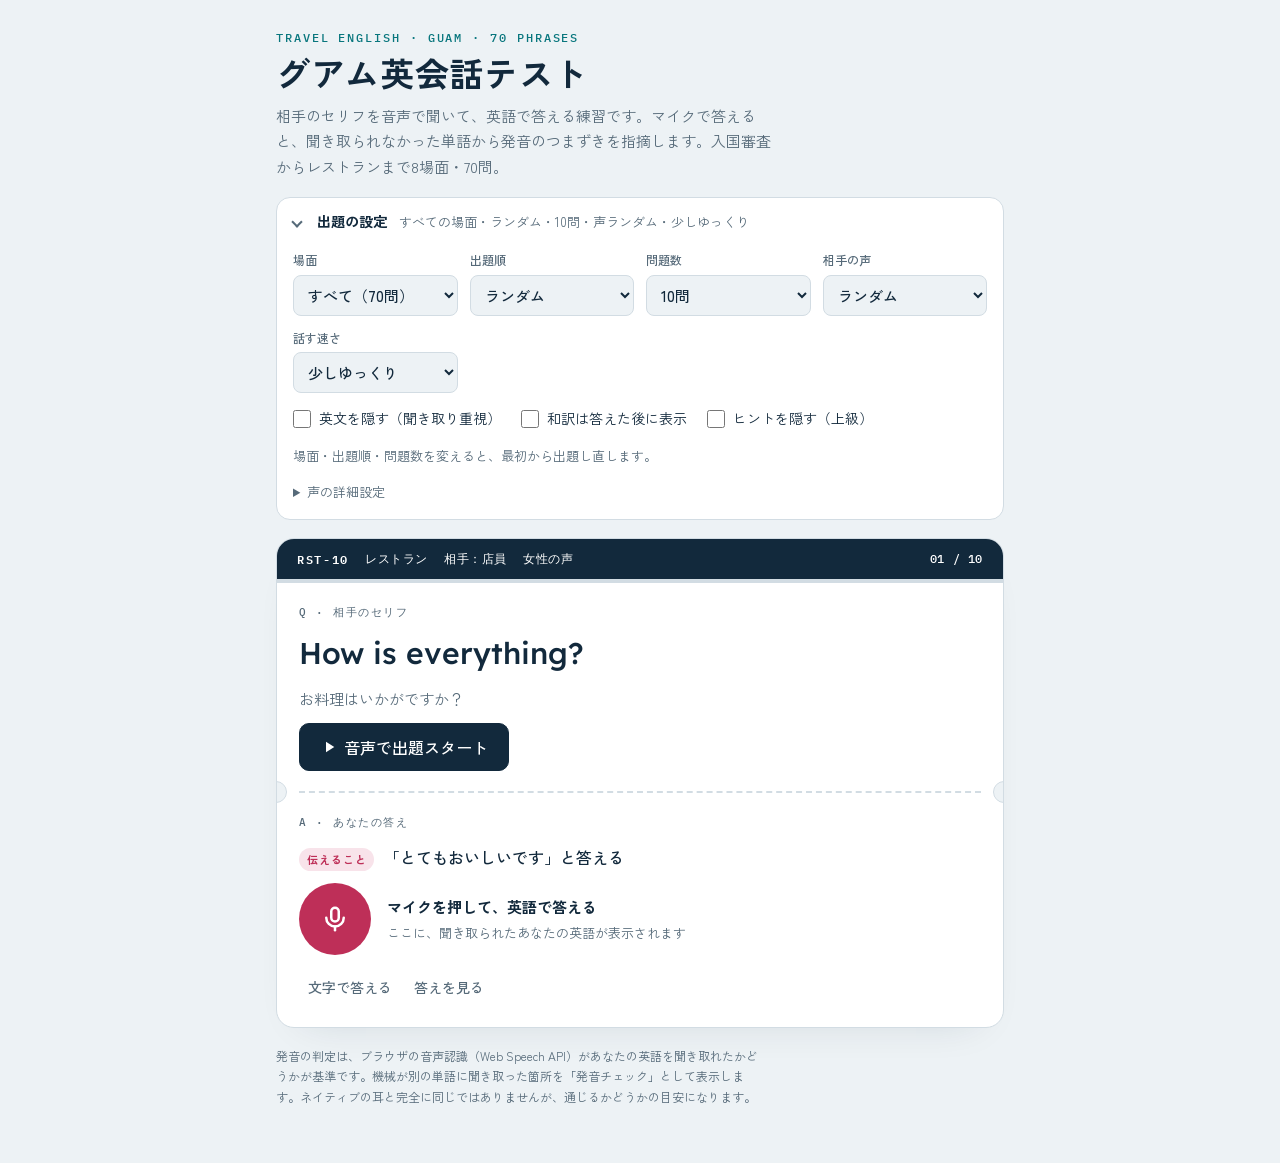
<file: guam-english-test.html>
<!doctype html><html lang="ja"><head><meta charset="utf-8"><meta name="viewport" content="width=device-width,initial-scale=1,viewport-fit=cover"></head><body><title>グアム英会話テスト</title>
<meta name="claude:viewport-fit-sides" content="cover">
<link rel="preconnect" href="https://fonts.googleapis.com">
<link rel="preconnect" href="https://fonts.gstatic.com" crossorigin>
<link rel="stylesheet" href="https://fonts.googleapis.com/css2?family=IBM+Plex+Mono:wght@400;500;600&family=Lexend:wght@400;500;600&family=Zen+Kaku+Gothic+New:wght@400;500;700&display=swap">
<style>
/* Layout: one centered column. Each question is a boarding-pass ticket — dark stub strip (scene code), Q half, perforation, A half. */
:root{
  --paper:#EDF2F5; --card:#FFFFFF; --ink:#12293C; --muted:#566A79; --line:#D2DCE3;
  --lagoon:#08767D; --lagoon-soft:#DCEFF0;
  --hibiscus:#BE2F58; --hibiscus-soft:#F8E3EA;
  --ok:#1C7243; --ok-soft:#DFF0E6; --pass:#2D649C; --pass-soft:#E1EAF5; --bad:#AE3434; --bad-soft:#F7E2E2;
  --on-accent:#FFFFFF; --shadow:rgba(12,38,58,.16);
  --font-en:"Lexend","Zen Kaku Gothic New","Hiragino Sans","Noto Sans JP",system-ui,sans-serif;
  --font-ja:"Zen Kaku Gothic New","Hiragino Sans","Hiragino Kaku Gothic ProN","Noto Sans JP","Yu Gothic",Meiryo,system-ui,sans-serif;
  --font-mono:"IBM Plex Mono",ui-monospace,SFMono-Regular,Menlo,Consolas,monospace;
}
@media (prefers-color-scheme: dark){
  :root:not([data-theme="light"]){
    --paper:#0C151D; --card:#14212C; --ink:#E4EDF3; --muted:#93A5B3; --line:#273A4A;
    --lagoon:#4CC0C6; --lagoon-soft:#12343A; --hibiscus:#E26A8E; --hibiscus-soft:#3B1B27;
    --ok:#62C98E; --ok-soft:#153224; --pass:#82B4E6; --pass-soft:#172B40; --bad:#EF8080; --bad-soft:#3B1E1E;
    --on-accent:#FFFFFF; --shadow:rgba(0,0,0,.45); color-scheme:dark;
  }
}
:root[data-theme="dark"]{
  --paper:#0C151D; --card:#14212C; --ink:#E4EDF3; --muted:#93A5B3; --line:#273A4A;
  --lagoon:#4CC0C6; --lagoon-soft:#12343A; --hibiscus:#E26A8E; --hibiscus-soft:#3B1B27;
  --ok:#62C98E; --ok-soft:#153224; --pass:#82B4E6; --pass-soft:#172B40; --bad:#EF8080; --bad-soft:#3B1E1E;
  --on-accent:#FFFFFF; --shadow:rgba(0,0,0,.45); color-scheme:dark;
}
[hidden]{display:none!important}
*,*::before,*::after{box-sizing:border-box}
body{margin:0;background:var(--paper);color:var(--ink);font-family:var(--font-ja);font-size:15px;line-height:1.7;-webkit-font-smoothing:antialiased}
.wrap{max-width:760px;margin:0 auto;padding-left:max(16px, env(safe-area-inset-left, 0px));padding-right:max(16px, env(safe-area-inset-right, 0px));padding-block:28px 56px;display:flex;flex-direction:column;gap:18px}
.muted{color:var(--muted)}
.small{font-size:13px}
.sr{position:absolute;width:1px;height:1px;overflow:hidden;clip:rect(0 0 0 0);white-space:nowrap}

/* header */
.top{display:flex;flex-direction:column;gap:4px}
.eyebrow{font-family:var(--font-mono);font-size:12px;letter-spacing:.16em;text-transform:uppercase;color:var(--lagoon);font-weight:500}
h1{margin:0;font-size:clamp(25px,5.4vw,34px);line-height:1.25;font-weight:700;letter-spacing:.02em;text-wrap:balance}
.lede{margin:4px 0 0;color:var(--muted);max-width:62ch}

/* setup */
.setup{background:var(--card);border:1px solid var(--line);border-radius:14px}
.setup > summary{list-style:none;cursor:pointer;display:flex;flex-wrap:wrap;gap:4px 12px;align-items:baseline;padding:12px 16px;border-radius:14px}
.setup > summary::-webkit-details-marker{display:none}
.setup > summary::before{content:"";width:8px;height:8px;border-right:2px solid var(--muted);border-bottom:2px solid var(--muted);transform:rotate(-45deg);margin-right:4px;align-self:center;transition:transform .2s}
.setup[open] > summary::before{transform:rotate(45deg)}
.setup > summary:focus-visible{outline:3px solid var(--lagoon);outline-offset:2px}
.sum-title{font-weight:700;font-size:14px}
.sum-now{font-size:13px;color:var(--muted)}
.setup-body{display:flex;flex-direction:column;gap:14px;padding:4px 16px 16px}
.fields{display:grid;grid-template-columns:repeat(auto-fit,minmax(132px,1fr));gap:12px}
.field{display:flex;flex-direction:column;gap:4px;font-size:12px;color:var(--muted);font-weight:500;min-width:0}
select{font:inherit;font-size:15px;color:var(--ink);background:var(--paper);border:1px solid var(--line);border-radius:8px;padding:8px 10px;min-width:0;width:100%}
select:focus-visible,input:focus-visible{outline:3px solid var(--lagoon);outline-offset:1px}
.toggles{display:flex;flex-wrap:wrap;gap:8px 20px}
.check{display:inline-flex;gap:8px;align-items:center;font-size:14px;cursor:pointer}
.check input{width:18px;height:18px;accent-color:var(--lagoon);margin:0}
.setup-foot{display:flex;flex-wrap:wrap;gap:8px 16px;justify-content:space-between;align-items:baseline}
details.voices summary{cursor:pointer;color:var(--muted);font-size:13px}
details.voices[open] summary{margin-bottom:10px}
.voice-grid{display:grid;grid-template-columns:repeat(auto-fit,minmax(200px,1fr));gap:12px}
.voice-info{font-size:13px;color:var(--muted);margin:10px 0 0}

/* notice */
.notice{background:var(--pass-soft);border-radius:12px;padding:12px 14px;font-size:14px;display:flex;gap:10px;align-items:flex-start}
.notice svg{width:20px;height:20px;flex:none;margin-top:2px;color:var(--pass)}
.notice p{margin:0}
.notice.strong{background:var(--bad-soft)}
.notice.strong svg{color:var(--bad)}

/* ticket */
.ticket{background:var(--card);border:1px solid var(--line);border-radius:18px;overflow:hidden;box-shadow:0 18px 40px -28px var(--shadow)}
.stub{display:flex;flex-wrap:wrap;align-items:center;gap:4px 16px;padding:10px 20px;background:var(--ink);color:var(--card);font-family:var(--font-mono);font-size:12px;letter-spacing:.05em}
.stub .code{font-weight:600;letter-spacing:.14em}
.stub .count{margin-left:auto;font-variant-numeric:tabular-nums;font-weight:500}
.bar{height:4px;background:var(--line)}
.bar i{display:block;height:100%;background:var(--lagoon);transition:width .35s ease}
.half{padding:20px 22px;display:flex;flex-direction:column;gap:12px;min-width:0}
.label{font-family:var(--font-mono);font-size:11px;letter-spacing:.14em;text-transform:uppercase;color:var(--muted);display:flex;gap:10px;align-items:center;font-weight:500}
.q-en{font-family:var(--font-en);font-size:clamp(22px,4.8vw,30px);line-height:1.32;font-weight:500;margin:0;text-wrap:balance;overflow-wrap:anywhere}
.q-en.masked{filter:blur(8px);user-select:none;cursor:pointer;border-radius:6px}
.q-en.masked:focus-visible{outline:3px solid var(--lagoon);outline-offset:4px;filter:blur(6px)}
.ja{margin:0;color:var(--muted);font-size:15px}
.ja-hidden{margin:0;color:var(--muted);font-size:13px;font-style:normal}
.row{display:flex;flex-wrap:wrap;gap:8px;align-items:center}
.task{margin:0;font-size:16px;font-weight:500;display:flex;gap:10px;align-items:baseline;flex-wrap:wrap}
.task-tag,.note-tag{font-size:11px;font-weight:700;letter-spacing:.08em;padding:2px 8px;border-radius:999px;background:var(--hibiscus-soft);color:var(--hibiscus);white-space:nowrap}
.note-tag{background:var(--pass);color:var(--card)}
.perf{position:relative;border-top:2px dashed var(--line);margin:0 22px;height:0}
.perf::before,.perf::after{content:"";position:absolute;top:-12px;width:22px;height:22px;border-radius:50%;background:var(--paper);border:1px solid var(--line)}
.perf::before{left:-34px}
.perf::after{right:-34px}

/* speaking indicator */
.eq{display:inline-flex;gap:2px;align-items:flex-end;height:12px}
.eq i{display:block;width:3px;height:100%;background:var(--lagoon);border-radius:1px;animation:eq .8s ease-in-out infinite;transform-origin:bottom}
.eq i:nth-child(2){animation-delay:.15s}.eq i:nth-child(3){animation-delay:.3s}.eq i:nth-child(4){animation-delay:.45s}
@keyframes eq{0%,100%{transform:scaleY(.3)}50%{transform:scaleY(1)}}

/* buttons */
.btn{font:inherit;font-size:14px;font-weight:500;display:inline-flex;align-items:center;justify-content:center;gap:6px;padding:8px 14px;min-height:40px;border-radius:10px;border:1px solid var(--line);background:var(--card);color:var(--ink);cursor:pointer;text-align:center;line-height:1.3}
.btn:hover{border-color:var(--muted)}
.btn:focus-visible,.mic:focus-visible{outline:3px solid var(--lagoon);outline-offset:2px}
.btn:disabled{opacity:.55;cursor:default}
.btn svg{width:18px;height:18px;flex:none}
.btn.audio{color:var(--lagoon);border-color:var(--lagoon);background:var(--card)}
.btn.audio:hover{background:var(--lagoon-soft)}
.btn.primary{background:var(--ink);color:var(--card);border-color:var(--ink)}
.btn.primary:hover{opacity:.9}
.btn.big{font-size:16px;padding:12px 20px;min-height:48px}
.btn.ghost{border-color:transparent;background:transparent;color:var(--muted);padding-inline:8px}
.btn.ghost:hover{color:var(--ink);border-color:var(--line)}
.btn.tiny{min-height:32px;padding:4px 8px}
.btn.tiny svg{width:16px;height:16px}

/* answer */
.answer-row{display:flex;gap:16px;align-items:center}
.mic{width:72px;height:72px;border-radius:50%;border:none;background:var(--hibiscus);color:var(--on-accent);display:grid;place-items:center;cursor:pointer;position:relative;flex:none}
.mic svg{width:30px;height:30px}
.mic.on::after{content:"";position:absolute;inset:-7px;border-radius:50%;border:3px solid var(--hibiscus);animation:ring 1.2s ease-out infinite}
@keyframes ring{from{transform:scale(.92);opacity:.9}to{transform:scale(1.22);opacity:0}}
.mic-cap{display:flex;flex-direction:column;gap:2px;min-width:0;flex:1}
.mic-cap strong{font-size:15px;font-weight:700}
.live{font-family:var(--font-en);font-size:19px;min-height:1.6em;overflow-wrap:anywhere}
.live.placeholder{font-family:var(--font-ja);font-size:13px;color:var(--muted)}
.status{font-size:13px;color:var(--bad);margin:0}
.typed{display:flex;gap:8px}
.typed input{flex:1;min-width:0;font-family:var(--font-en);font-size:16px;padding:10px 12px;border:1px solid var(--line);border-radius:10px;background:var(--paper);color:var(--ink)}
.tools{justify-content:flex-start;gap:4px}

/* result */
.result{display:flex;flex-direction:column;gap:16px;border-top:1px solid var(--line);padding-top:18px}
.verdict{display:flex;gap:20px;align-items:center;flex-wrap:wrap}
.stamp{font-family:var(--font-mono);font-weight:600;font-size:18px;letter-spacing:.16em;border:4px double currentColor;border-radius:10px;padding:6px 14px 4px;transform:rotate(-6deg);display:inline-flex;flex-direction:column;align-items:center;line-height:1.15;flex:none;animation:stamp .32s cubic-bezier(.2,.9,.3,1.3)}
.stamp small{font-family:var(--font-ja);font-size:12px;letter-spacing:.04em;font-weight:700}
.stamp.perfect{color:var(--ok);background:var(--ok-soft)}
.stamp.pass{color:var(--pass);background:var(--pass-soft)}
.stamp.retry{color:var(--bad);background:var(--bad-soft)}
.stamp.skip{color:var(--muted);background:var(--paper)}
@keyframes stamp{from{transform:rotate(-6deg) scale(1.7);opacity:0}to{transform:rotate(-6deg) scale(1);opacity:1}}
.said{min-width:0;flex:1}
.said-en{font-family:var(--font-en);font-size:19px;margin:2px 0 0;overflow-wrap:anywhere}
.conf{font-family:var(--font-mono);font-size:12px;color:var(--muted);font-variant-numeric:tabular-nums}
.alert{background:var(--bad-soft);color:var(--ink);border-radius:10px;padding:10px 12px;font-size:14px;margin:0}
.alert b{color:var(--bad)}
.model{background:var(--paper);border-radius:12px;padding:14px 16px;display:flex;flex-direction:column;gap:6px}
.model .en{font-family:var(--font-en);font-size:21px;font-weight:500;margin:0;line-height:1.35;overflow-wrap:anywhere}
.fb h4{margin:0 0 8px;font-size:13px;letter-spacing:.06em;color:var(--muted);font-weight:700}
.fb ul{list-style:none;margin:0;padding:0;display:flex;flex-direction:column;gap:8px}
.fb li{display:grid;grid-template-columns:1fr auto;gap:2px 10px;align-items:start;padding:10px 12px;border-radius:10px;background:var(--hibiscus-soft)}
.fb.diff li{background:var(--paper)}
.fb li .what{min-width:0}
.fb li .tip{grid-column:1 / -1;margin:2px 0 0;font-size:14px}
.word{font-family:var(--font-en);font-weight:600}
.heard{font-family:var(--font-en)}
.ok-line{margin:0;padding:10px 12px;border-radius:10px;background:var(--ok-soft);font-size:14px}
.minor{margin:8px 0 0;font-size:13px;color:var(--muted)}
.note{margin:0;font-size:14px;display:flex;gap:10px;align-items:baseline;flex-wrap:wrap}
details.alts summary{cursor:pointer;font-size:14px;color:var(--muted)}
details.alts ul{list-style:none;margin:10px 0 0;padding:0;display:flex;flex-direction:column;gap:6px}
details.alts li{display:flex;gap:10px;align-items:center;font-family:var(--font-en)}
.coach{display:flex;flex-direction:column;gap:10px;align-items:flex-start}
.coach-out{white-space:pre-wrap;background:var(--lagoon-soft);border-radius:12px;padding:12px 14px;font-size:14px;margin:0;width:100%}
.actions{display:flex;gap:10px;flex-wrap:wrap;justify-content:flex-end}

/* summary */
.tally{display:grid;grid-template-columns:repeat(4,1fr);gap:10px}
.t{border-radius:12px;padding:12px 8px;text-align:center;display:flex;flex-direction:column;gap:2px}
.t b{font-family:var(--font-mono);font-size:30px;font-weight:600;line-height:1.1;font-variant-numeric:tabular-nums}
.t span{font-size:12px;font-weight:700}
.t.perfect{background:var(--ok-soft);color:var(--ok)}
.t.pass{background:var(--pass-soft);color:var(--pass)}
.t.retry{background:var(--bad-soft);color:var(--bad)}
.t.skip{background:var(--paper);color:var(--muted)}
.rows{list-style:none;margin:0;padding:0;display:flex;flex-direction:column}
.rows li{display:grid;grid-template-columns:76px 1fr auto;gap:4px 12px;align-items:start;padding:12px 0;border-bottom:1px solid var(--line)}
.rows li:last-child{border-bottom:none}
.rmeta{display:flex;flex-direction:column;gap:4px;align-items:flex-start}
.pill{font-size:11px;font-weight:700;padding:1px 8px;border-radius:999px;white-space:nowrap}
.pill.perfect{background:var(--ok-soft);color:var(--ok)}
.pill.pass{background:var(--pass-soft);color:var(--pass)}
.pill.retry{background:var(--bad-soft);color:var(--bad)}
.pill.skip{background:var(--paper);color:var(--muted)}
.rcode{font-family:var(--font-mono);font-size:11px;color:var(--muted);letter-spacing:.08em}
.rtext{min-width:0}
.rtext p{margin:0}
.rtext .en{font-family:var(--font-en);font-size:15px;overflow-wrap:anywhere}
.rtext .ans{font-family:var(--font-en);font-size:14px;color:var(--lagoon);overflow-wrap:anywhere}
.rtext .ans span{font-family:var(--font-ja);color:var(--muted)}
.foot{font-size:12px;color:var(--muted);margin:0;max-width:70ch}

@media (max-width:520px){
  .half{padding:18px 16px}
  .perf{margin:0 16px}
  .perf::before{left:-28px}.perf::after{right:-28px}
  .stub{padding:10px 16px}
  .tally{grid-template-columns:repeat(2,1fr)}
  .mic{width:64px;height:64px}
  .actions .btn{flex:1}
  .rows li{grid-template-columns:1fr auto}
  .rmeta{grid-column:1 / -1;flex-direction:row;align-items:center}
}
@media (prefers-reduced-motion: reduce){
  *,*::before,*::after{animation:none!important;transition:none!important}
}
</style>

<div class="wrap">
  <header class="top">
    <div class="eyebrow">Travel English · Guam · 70 phrases</div>
    <h1>グアム英会話テスト</h1>
    <p class="lede">相手のセリフを音声で聞いて、英語で答える練習です。マイクで答えると、聞き取られなかった単語から発音のつまずきを指摘します。入国審査からレストランまで8場面・70問。</p>
  </header>

  <details class="setup" id="setupBox" open>
    <summary><span class="sum-title">出題の設定</span><span class="sum-now" id="setupNow"></span></summary>
    <div class="setup-body">
    <div class="fields">
      <label class="field" for="selGenre">場面
        <select id="selGenre"></select>
      </label>
      <label class="field" for="selOrder">出題順
        <select id="selOrder">
          <option value="random">ランダム</option>
          <option value="seq">順番どおり</option>
        </select>
      </label>
      <label class="field" for="selCount">問題数
        <select id="selCount">
          <option value="10">10問</option>
          <option value="20">20問</option>
          <option value="all">全部</option>
        </select>
      </label>
      <label class="field" for="selVoice">相手の声
        <select id="selVoice">
          <option value="random">ランダム</option>
          <option value="alt">男女交互</option>
          <option value="f">女性</option>
          <option value="m">男性</option>
        </select>
      </label>
      <label class="field" for="selRate">話す速さ
        <select id="selRate">
          <option value="0.75">ゆっくり</option>
          <option value="0.9">少しゆっくり</option>
          <option value="1">ふつう</option>
          <option value="1.1">速め</option>
        </select>
      </label>
    </div>
    <div class="toggles">
      <label class="check" for="chkHideEn"><input type="checkbox" id="chkHideEn">英文を隠す（聞き取り重視）</label>
      <label class="check" for="chkHideJa"><input type="checkbox" id="chkHideJa">和訳は答えた後に表示</label>
      <label class="check" for="chkHideHint"><input type="checkbox" id="chkHideHint">ヒントを隠す（上級）</label>
    </div>
    <div class="setup-foot">
      <span class="small muted">場面・出題順・問題数を変えると、最初から出題し直します。</span>
    </div>
    <details class="voices" id="voiceDetails">
      <summary>声の詳細設定</summary>
      <div class="voice-grid">
        <label class="field" for="selFemale">女性の声に使う音声
          <select id="selFemale"><option value="">自動で選ぶ</option></select>
        </label>
        <label class="field" for="selMale">男性の声に使う音声
          <select id="selMale"><option value="">自動で選ぶ</option></select>
        </label>
      </div>
      <p class="voice-info" id="voiceInfo">音声を読み込み中…</p>
    </details>
    </div>
  </details>

  <div class="notice" id="micNotice" role="status" hidden></div>

  <main id="stage"></main>

  <p class="foot">発音の判定は、ブラウザの音声認識（Web Speech API）があなたの英語を聞き取れたかどうかが基準です。機械が別の単語に聞き取った箇所を「発音チェック」として表示します。ネイティブの耳と完全に同じではありませんが、通じるかどうかの目安になります。</p>
</div>

<script id="core">
/* ===== Data & scoring (no DOM) ===== */
var GENRES = {
  imm:  {ja:'入国審査',     code:'IMM', who:'係官'},
  cus:  {ja:'税関',         code:'CUS', who:'係官'},
  taxi: {ja:'タクシー',     code:'TAX', who:'運転手'},
  hotel:{ja:'ホテル',       code:'HTL', who:'フロント'},
  rest: {ja:'レストラン',   code:'RST', who:'店員'},
  cafe: {ja:'カフェ',       code:'CAF', who:'店員'},
  shop: {ja:'ショッピング', code:'SHP', who:'店員'},
  help: {ja:'困った時',     code:'HLP', who:'相手'}
};

var ITEMS = [
/* 入国審査 */
{g:'imm', q:"Passport, please.", qja:"パスポートを見せてください。", task:"パスポートを渡しながら「どうぞ」と言う", a:["Here you are.","Here it is.","Here you go.","Sure, here you are."], aja:"はい、どうぞ。", keys:[["here"]]},
{g:'imm', q:"Are you traveling together?", qja:"ご一緒の旅行ですか？", task:"「はい、妻です」と答える", a:["Yes, this is my wife.","Yes, she's my wife.","Yes, we're traveling together.","Yes, with my wife."], aja:"はい、妻です。", keys:[["=yes"],["wife","together"]], note:"夫婦なら一緒にカウンターへ呼ばれることが多いです。"},
{g:'imm', q:"What's the purpose of your visit?", qja:"訪問の目的は何ですか？", task:"ハネムーンで来たと答える", a:["We're on our honeymoon.","Honeymoon.","We're here on our honeymoon.","I'm on my honeymoon.","For our honeymoon."], aja:"ハネムーンです。", keys:[["honeymoon"]], note:"係官の定番の質問です。観光なら Sightseeing. でも通じます。"},
{g:'imm', q:"How long are you staying?", qja:"滞在期間はどのくらいですか？", task:"6日間と答える", a:["Six days.","For six days.","We're staying for six days.","We're staying six days."], aja:"6日間です。", keys:[["6"]], note:"six は「シックス」ではなく「スィックス」。「シ」だと別の単語に聞こえることがあります。"},
{g:'imm', q:"Where are you staying?", qja:"どこに滞在しますか？", task:"デュシットビーチリゾートグアムと答える", a:["At the Dusit Beach Resort Guam.","We're staying at the Dusit Beach Resort Guam.","The Dusit Beach Resort.","At the Dusit Beach Resort."], aja:"デュシットビーチリゾートグアムです。", keys:[["resort","dusit"]], note:"ホテル名が通じない時は、予約確認書を見せても大丈夫です。"},
{g:'imm', q:"Is this your first time in Guam?", qja:"グアムは初めてですか？", task:"「はい、初めてです」と答える", a:["Yes, it's our first time.","Yes, it's my first time.","Yes, first time.","Yes, this is our first time."], aja:"はい、初めてです。", keys:[["=yes"],["first"]]},
{g:'imm', q:"Do you have a return ticket?", qja:"帰りの航空券はありますか？", task:"「はい、これです」と見せる", a:["Yes, here it is.","Yes, here you are.","Yes, here's our e-ticket.","Yes, I have it here."], aja:"はい、これです。", keys:[["=yes"]], note:"スマホで e チケットをすぐ出せるようにしておくと安心です。"},
{g:'imm', q:"What do you do?", qja:"お仕事は何ですか？", task:"会社員だと答える", a:["I work for a company.","I'm an office worker.","I'm a company employee.","I work in an office."], aja:"会社員です。", keys:[["work","office","company","employee"]], note:"What do you do? は「何をしているの？」ではなく「職業は？」の意味です。"},
{g:'imm', q:"How much cash do you have with you?", qja:"現金はいくら持っていますか？", task:"300ドルくらいと答える", a:["About three hundred dollars.","Around three hundred dollars.","Three hundred dollars.","About three hundred US dollars."], aja:"300ドルくらいです。", keys:[["300"]]},
{g:'imm', q:"How are you getting to the hotel?", qja:"ホテルまではどうやって行きますか？", task:"タクシーで行くと答える", a:["We'll take a taxi.","By taxi.","We're taking a taxi.","We'll take a cab."], aja:"タクシーで行きます。", keys:[["taxi","cab"]], note:"cab と taxi は同じ意味。どちらか一方で OK です。"},
{g:'imm', q:"Put your right four fingers on the scanner.", qja:"右手の指4本をスキャナーに置いてください。", task:"指を置いて「こうですか？」と確認する", a:["Like this?","Is this okay?","Like this, right?","Okay, like this?"], aja:"こうですか？", keys:[["like this","ok","=right"]]},
{g:'imm', q:"Please take off your glasses and look at the camera.", qja:"メガネを外して、カメラを見てください。", task:"「わかりました」と答える", a:["Okay.","Sure.","All right.","Okay, sure."], aja:"わかりました。", keys:[["=ok","sure","all right","=yes"]]},
{g:'imm', q:"Congratulations! Enjoy your stay.", qja:"おめでとう！滞在を楽しんでください。", task:"お礼を言う", a:["Thank you!","Thank you so much!","Thank you very much!","Thank you, we will!"], aja:"ありがとう！", keys:[["thank"]]},
{g:'imm', q:"How old are you?", qja:"何歳ですか？", task:"38歳と答える", a:["I'm thirty-eight.","Thirty-eight.","I'm thirty-eight years old."], aja:"38歳です。", keys:[["38"]], note:"入国審査ではほぼ聞かれません。thirty は前を強く、thirteen は後ろを強く読みます。"},

/* 税関 */
{g:'cus', q:"Do you have anything to declare?", qja:"申告するものはありますか？", task:"「いいえ、ありません」と答える", a:["No, nothing to declare.","No, I don't.","Nothing to declare.","No, nothing."], aja:"いいえ、申告するものはありません。", keys:[["=no","nothing"]]},
{g:'cus', q:"Are you bringing any food, fruit, or meat?", qja:"食べ物、果物、肉は持っていますか？", task:"お菓子だけ持っていると答える", a:["Just some snacks.","Only some snacks.","I have some snacks.","Just some snacks, no meat."], aja:"お菓子だけです。", keys:[["snack"]], note:"食品は隠さず申告して見せるのが安全です。"},
{g:'cus', q:"What's in this bag?", qja:"このバッグの中身は何ですか？", task:"服と身の回り品だと答える", a:["Clothes and personal items.","Just clothes and personal items.","Clothes and souvenirs.","Just my clothes."], aja:"服と身の回り品です。", keys:[["clothes","close","personal","souvenir"]]},
{g:'cus', q:"Could you open this bag, please?", qja:"このバッグを開けてもらえますか？", task:"「どうぞ」と応じる", a:["Sure.","Of course.","Sure, go ahead.","Okay, no problem."], aja:"どうぞ。", keys:[["sure","of course","=ok","go ahead","=yes","no problem"]]},

/* タクシー */
{g:'taxi', q:"Hi there! Where to?", qja:"どちらまで？", task:"デュシットビーチリゾートまで、と伝える", a:["To the Dusit Beach Resort Guam, please.","The Dusit Beach Resort, please.","Dusit Beach Resort, please.","To the Dusit Beach Resort, please."], aja:"デュシットビーチリゾートまでお願いします。", keys:[["resort","dusit"]]},
{g:'taxi', q:"Sure, hop in.", qja:"どうぞ、乗ってください。", task:"だいたいいくらかかるか聞く", a:["About how much will it be?","How much will it be?","How much is it to the hotel?","About how much will it cost?"], aja:"だいたいいくらになりますか？", keys:[["how much"]]},
{g:'taxi', q:"That'll be twenty-five dollars.", qja:"25ドルです。", task:"カードで払えるか聞く", a:["Can I pay by card?","Can I pay with a credit card?","Do you take credit cards?","Can I pay by credit card?"], aja:"カードで払えますか？", keys:[["card"]]},
{g:'taxi', q:"Here's your change.", qja:"お釣りです。", task:"「お釣りはとっておいて」と言う（チップとして）", a:["Keep the change.","Please keep the change.","That's okay, keep the change.","Keep the change, thank you."], aja:"お釣りはとっておいてください。", keys:[["keep"],["change"]]},

/* ホテル */
{g:'hotel', q:"Hi, welcome to the Dusit Beach Resort. How can I help you?", qja:"いらっしゃいませ。ご用件をお伺いします。", task:"チェックインしたい、大澤で予約している、と伝える", a:["Hi, we'd like to check in. The reservation is under Osawa.","We'd like to check in. We have a reservation under Osawa.","Check in, please. The reservation is under Osawa.","Hi, we have a reservation under Osawa."], aja:"チェックインをお願いします。大澤で予約しています。", keys:[["check in","reservation"]], note:"予約名は under＋名字。通じない時はスペル O-S-A-W-A を伝えます。"},
{g:'hotel', q:"We'll need a credit card for incidentals.", qja:"雑費用にクレジットカードをお預かりします。", task:"「はい、どうぞ」とカードを渡す", a:["Sure, here you go.","Sure, here you are.","Okay, here it is.","Here you go."], aja:"はい、どうぞ。", keys:[["here","sure","=ok"]], note:"incidentals はミニバーなどの雑費のこと。使わなければ、確保された金額は後で解除されます。"},
{g:'hotel', q:"Is there anything else I can help you with?", qja:"ほかに何かございますか？", task:"ハネムーンなので、オーシャンビューの部屋は可能か聞く", a:["It's our honeymoon. Is there any chance of an ocean-view room?","We're on our honeymoon. Could we get an ocean view room?","Is it possible to get an ocean view room?","Could we get a room with an ocean view?"], aja:"ハネムーンなんです。オーシャンビューの部屋は可能ですか？", keys:[["ocean"]]},
{g:'hotel', q:"Your room is on the twelfth floor.", qja:"お部屋は12階です。", task:"朝食は何時か聞く", a:["What time is breakfast?","What time is breakfast served?","When is breakfast?","What time does breakfast start?"], aja:"朝食は何時ですか？", keys:[["breakfast"]]},
{g:'hotel', q:"And here are your room keys.", qja:"こちらがルームキーです。", task:"Wi-Fi のパスワードを聞く", a:["What's the Wi-Fi password?","Could I get the Wi-Fi password?","Could you tell me the Wi-Fi password?","Can I have the Wi-Fi password?"], aja:"Wi-Fi のパスワードは何ですか？", keys:[["password"]]},
{g:'hotel', q:"Front desk. How may I help you?", qja:"フロントです。どうされましたか？（電話）", task:"エアコンが動かないと伝える", a:["The air conditioner isn't working.","The air conditioner doesn't work.","The AC isn't working.","Our air conditioner isn't working."], aja:"エアコンが動きません。", keys:[["air","ac"],["=not","broken"]], note:"「エアコン」は和製英語。air conditioner か AC（エイスィー）と言います。"},
{g:'hotel', q:"Front desk, this is Maria speaking.", qja:"フロントのマリアです。（電話）", task:"タオルを追加でほしいと頼む", a:["Could we get some extra towels?","Can we get some more towels?","Could I have some extra towels, please?","Could you bring us some extra towels?"], aja:"タオルを追加でもらえますか？", keys:[["towel"]]},
{g:'hotel', q:"Good morning! Are you checking out?", qja:"おはようございます。チェックアウトですか？", task:"「はい、チェックアウトします」と答える", a:["Yes, we'd like to check out.","Yes, check out, please.","Yes, we're checking out.","Yes, please."], aja:"はい、チェックアウトをお願いします。", keys:[["check out","=yes"]]},
{g:'hotel', q:"Did you use the minibar?", qja:"ミニバーはご利用になりましたか？", task:"使っていないと答える", a:["No, we didn't.","No, we didn't use it.","No, we didn't use the minibar.","No, we didn't touch it."], aja:"いいえ、使っていません。", keys:[["=no"]]},
{g:'hotel', q:"Here's your bill.", qja:"こちらが明細です。", task:"ある請求を指して「これは何の料金ですか？」と聞く", a:["What's this charge for?","What is this charge?","What's this for?","Sorry, what's this charge for?"], aja:"この請求は何の料金ですか？", keys:[["what"],["charge","for"]]},
{g:'hotel', q:"Thank you for staying with us.", qja:"ご滞在ありがとうございました。", task:"タクシーを呼んでもらう", a:["Could you call a taxi for us?","Could you call us a taxi?","Can you call a taxi for us, please?","Could you get us a taxi?"], aja:"タクシーを呼んでもらえますか？", keys:[["taxi","cab"]]},
{g:'hotel', q:"I'm sorry, your room isn't ready yet. Check-in is at three.", qja:"申し訳ありません、お部屋の準備がまだです。チェックインは3時です。", task:"チェックインまで荷物を預かってもらう", a:["Could you keep our luggage until check-in?","Can we leave our bags here?","Could you hold our luggage?","Could you keep our bags until then?"], aja:"チェックインまで荷物を預かってもらえますか？", keys:[["luggage","bag"]]},

/* レストラン */
{g:'rest', q:"Good evening! Do you have a reservation?", qja:"こんばんは。ご予約はありますか？", task:"5時半に大澤で予約していると答える", a:["Yes, we have a reservation for five thirty under Osawa.","Yes, at five thirty under Osawa.","Yes, under Osawa, for five thirty.","Yes, for five thirty. The name is Osawa."], aja:"はい、5時半に大澤で予約しています。", keys:[["5 30","530","osawa","reservation"]], trap:{words:["5 half"], msg:"five half は「5時半」の意味になりません。five thirty（または half past five）と言いましょう。"}, note:"five half は通じにくい言い方。five thirty が自然です。予約名は under＋名字で。"},
{g:'rest', q:"Hi! How many?", qja:"いらっしゃいませ。何名様ですか？", task:"2人だと答える", a:["Two, please.","Table for two, please.","Just two.","Table for two."], aja:"2人です。", keys:[["=2","table for","=to","=too"]]},
{g:'rest', q:"It'll be about a twenty-minute wait.", qja:"20分ほどお待ちいただきます。", task:"「大丈夫、待ちます」と答える", a:["That's fine. We'll wait.","Okay, we'll wait.","No problem. We'll wait.","Sure, we can wait."], aja:"大丈夫です、待ちます。", keys:[["wait"]]},
{g:'rest', q:"Would you like to sit inside or outside?", qja:"店内と屋外、どちらになさいますか？", task:"屋外の席を希望する", a:["Outside, please.","We'd like to sit outside.","Outside would be great.","Outside, if possible."], aja:"外でお願いします。", keys:[["outside"]]},
{g:'rest', q:"Can I get you something to drink?", qja:"お飲み物はいかがですか？", task:"水だけでいいと伝える", a:["Just water, please.","Water, please.","Just water is fine.","Just water for now, please."], aja:"水だけでお願いします。", keys:[["water"]]},
{g:'rest', q:"Are you ready to order?", qja:"ご注文はお決まりですか？", task:"もう少し時間がほしいと伝える", a:["Could we have a few more minutes?","Not yet. Could we have a few more minutes?","We need a few more minutes.","Could you give us a few more minutes?"], aja:"もう少し時間をもらえますか？", keys:[["minute","not yet","more time"]]},
{g:'rest', q:"Here are your menus.", qja:"メニューをどうぞ。", task:"おすすめを聞く", a:["What do you recommend?","What would you recommend?","What's popular here?","Do you have any recommendations?"], aja:"おすすめは何ですか？", keys:[["recommend","popular"]]},
{g:'rest', q:"How would you like your steak?", qja:"ステーキの焼き加減はいかがなさいますか？", task:"ミディアムレアにする", a:["Medium rare, please.","Medium rare.","I'd like it medium rare, please.","Medium rare, thank you."], aja:"ミディアムレアでお願いします。", keys:[["rare","medium"]]},
{g:'rest', q:"Soup or salad?", qja:"スープとサラダ、どちらになさいますか？", task:"サラダを選ぶ", a:["Salad, please.","I'll have the salad.","Salad, thank you.","The salad, please."], aja:"サラダでお願いします。", keys:[["salad"]]},
{g:'rest', q:"How is everything?", qja:"お料理はいかがですか？", task:"「とてもおいしいです」と答える", a:["Everything's great, thanks.","It's delicious, thank you.","Everything is great.","It's really good, thanks."], aja:"とてもおいしいです、ありがとう。", keys:[["great","good","delicious","fine","perfect"]], note:"アメリカ式のお店では食事中に何度か聞かれます。"},
{g:'rest', q:"Are you still working on that?", qja:"まだお召し上がり中ですか？", task:"もう食べ終わったと答える", a:["No, we're done. Thank you.","No, I'm done.","No, I'm finished. Thanks.","No, you can take it."], aja:"いいえ、もう大丈夫です。", keys:[["done","finish","take it"]], trap:{words:["yes"], msg:"Yes と答えると「まだ食べています」の意味になり、お皿を下げてもらえません。"}, note:"working on that ＝「まだ食べている途中」。No ＝「下げて OK」です。"},
{g:'rest', q:"All done here?", qja:"お済みですか？", task:"残りを持ち帰る箱がほしいと頼む", a:["Could I get a box for this?","Can I get a to-go box?","Could we get a box, please?","Yes. Could I get a box for the rest?"], aja:"持ち帰り用の箱をもらえますか？", keys:[["box","to go"]]},
{g:'rest', q:"Would you like some dessert?", qja:"デザートはいかがですか？", task:"断って、お会計を頼む", a:["No, thank you. Just the check, please.","No thanks. Could we get the check, please?","No, thank you. The check, please.","No, thanks. Check, please."], aja:"いいえ、お会計をお願いします。", keys:[["check","bill"]], note:"アメリカ英語ではお会計は check。bill でも通じます。"},
{g:'rest', q:"Here's your check.", qja:"お会計です。", task:"チップが含まれているか聞く", a:["Is the tip included?","Is the service charge included?","Is tip included?","Does this include the tip?"], aja:"チップは含まれていますか？", keys:[["tip","service"]], note:"チップの目安は15〜20%。サービス料込みの店もあるので、確認すると二重払いを防げます。"},

/* カフェ */
{g:'cafe', q:"Hi, what can I get for you?", qja:"いらっしゃいませ。ご注文は？", task:"アイスラテを頼む", a:["Can I get an iced latte, please?","I'll have an iced latte, please.","An iced latte, please.","I'd like an iced latte, please."], aja:"アイスラテをください。", keys:[["latte"]], note:"「カフェラテ」はアメリカでは latte（ラーテイ）と言います。"},
{g:'cafe', q:"What size?", qja:"サイズは？", task:"Mサイズにする", a:["Medium, please.","A medium, please.","Medium.","Grande, please."], aja:"Mでお願いします。", keys:[["medium","grande","tall"]], note:"スターバックスでは Tall / Grande / Venti と呼びます。"},
{g:'cafe', q:"For here or to go?", qja:"店内でお召し上がりですか、お持ち帰りですか？", task:"持ち帰りにする", a:["To go, please.","To go.","It's to go.","To go, thank you."], aja:"持ち帰りでお願いします。", keys:[["go"]], warn:{words:["take"], msg:"take out / I'll take this はアメリカのカフェでは不自然、または「これを買います」の意味になります。持ち帰りは To go."}, note:"I'll take this は「これを買います」。持ち帰りは To go です。"},
{g:'cafe', q:"Anything else?", qja:"ほかにご注文は？", task:"以上ですと伝える", a:["That's all, thanks.","That's it, thanks.","No, that's all.","That's all for now."], aja:"以上です、ありがとう。", keys:[["that is all","that is it","=no","nothing"]]},
{g:'cafe', q:"Can I get a name for the order?", qja:"お名前をいただけますか？", task:"「トシ」と名前を伝える", a:["Toshi.","It's Toshi.","Sure, it's Toshi.","Toshi. T-O-S-H-I."], aja:"トシです。", keys:[["tosh","tush","t o s h i"]], note:"短い名前の方が、呼ばれた時に聞き取りやすいです。"},
{g:'cafe', q:"Excuse me, is this seat taken?", qja:"すみません、この席は誰か座っていますか？", task:"空いているので「どうぞ」と答える", a:["No, go ahead.","No, please go ahead.","No, it's free.","No, it's not taken."], aja:"いいえ（空いています）、どうぞ。", keys:[["=no","go ahead","free"]], trap:{words:["yes"], msg:"Yes は「埋まっています」の意味になります。空いているなら No, go ahead."}, note:"Is this seat taken? への No は「空いている」。日本語と Yes / No が逆になります。"},

/* ショッピング */
{g:'shop', q:"Hi! Can I help you find anything?", qja:"いらっしゃいませ。何かお探しですか？", task:"見ているだけと伝える", a:["I'm just looking, thanks.","Just looking, thank you.","No thanks, I'm just looking.","I'm just browsing, thanks."], aja:"見ているだけです、ありがとう。", keys:[["look","brows"]]},
{g:'shop', q:"Let me know if you need anything.", qja:"何かあればお声がけください。", task:"これを試着できるか聞く", a:["Can I try this on?","Could I try this on?","May I try this on?","Can I try it on?"], aja:"これを試着できますか？", keys:[["try"]]},
{g:'shop', q:"How does it fit?", qja:"サイズはいかがですか？", task:"小さいサイズがあるか聞く", a:["Do you have this in a smaller size?","Do you have a smaller size?","It's a little big. Do you have a smaller one?","Do you have this in a small?"], aja:"小さいサイズはありますか？", keys:[["small"]]},
{g:'shop', q:"That one's really popular.", qja:"そちらはとても人気なんですよ。", task:"値段を聞く", a:["How much is this?","How much is it?","How much does this cost?","How much is this one?"], aja:"これはいくらですか？", keys:[["how much","price","cost"]]},
{g:'shop', q:"It's forty-nine dollars.", qja:"49ドルです。", task:"「これにします（買います）」と伝える", a:["I'll take it.","I'll take this.","Okay, I'll take it.","Great, I'll take this one."], aja:"これにします。", keys:[["take"]], note:"I'll take it / this は「これを買います」。持ち帰り（To go）の意味ではありません。"},
{g:'shop', q:"This one is two hundred dollars.", qja:"こちらは200ドルです。", task:"「考えておきます」とやんわり断る", a:["I'll think about it.","Let me think about it.","I'll think about it, thanks.","Okay, I'll think about it."], aja:"考えておきます。", keys:[["think"]]},
{g:'shop', q:"Will that be cash or card?", qja:"お支払いは現金ですか、カードですか？", task:"カードで払う", a:["Card, please.","By card, please.","Credit card, please.","I'll pay by card."], aja:"カードでお願いします。", keys:[["card"]], note:"暗証番号（PIN）を求められることがあります。出発前に確認しておきましょう。"},
{g:'shop', q:"Would you like a bag?", qja:"袋はご入用ですか？", task:"いらないと答える", a:["No, I'm good, thanks.","No, thank you.","No, I'm fine.","No thanks, I'm okay."], aja:"いいえ、大丈夫です。", keys:[["=no"]]},
{g:'shop', q:"Is this a gift?", qja:"贈り物ですか？", task:"「はい」と答えて、ギフト包装を頼む", a:["Yes. Could you gift-wrap it?","Yes, could you wrap it, please?","Yes. Can you gift wrap it?","Yes, could you wrap it for me?"], aja:"はい、ギフト包装してもらえますか？", keys:[["wrap"]]},

/* 困った時 */
{g:'help', q:"Your shuttle leaves at four fifteen from the main lobby, and the return is at nine.", qja:"シャトルは4時15分にメインロビーから出発、帰りは9時です。", task:"聞き取れなかったので、もう一度言ってもらう", a:["Sorry, could you say that again, please?","Could you say that again?","Sorry, could you repeat that?","Pardon me?"], aja:"すみません、もう一度言ってもらえますか？", keys:[["again","repeat","pardon","=sorry"]]},
{g:'help', q:"So the tour includes snorkeling, lunch, and a sunset cruise around Tumon Bay.", qja:"ツアーにはシュノーケリング、ランチ、タモン湾のサンセットクルーズが含まれます。", task:"もっとゆっくり話してもらう", a:["Could you speak a little more slowly, please?","Could you speak more slowly?","Could you slow down a little, please?","Sorry, could you speak more slowly?"], aja:"もう少しゆっくり話してもらえますか？", keys:[["slow"]]},
{g:'help', q:"The pickup is at seven forty-five at the north entrance.", qja:"お迎えは7時45分、北口です。", task:"紙に書いてもらう", a:["Could you write it down, please?","Could you write that down?","Can you write it down for me?","Sorry, could you write it down?"], aja:"書いてもらえますか？", keys:[["write","right"]]},
{g:'help', q:"Hi! Do you need some help?", qja:"こんにちは。何かお困りですか？", task:"2人の写真を撮ってもらう", a:["Could you take a picture of us?","Could you take our picture?","Would you mind taking a picture of us?","Could you take a photo of us?"], aja:"写真を撮ってもらえますか？", keys:[["picture","photo"]]},
{g:'help', q:"Here you go! How does that look?", qja:"はい、撮れました！どうですか？", task:"お礼を言って、もう1枚お願いする", a:["Great, thanks! Could you take one more?","Thank you! One more, please.","Thanks! Could you take another one?","Perfect! Could you take one more, please?"], aja:"ありがとう！もう1枚お願いできますか？", keys:[["1 more","another","again"]]},
{g:'help', q:"Hi, how can I help you?", qja:"こんにちは、どうされましたか？", task:"トイレの場所を聞く", a:["Where's the restroom?","Excuse me, where's the restroom?","Where is the bathroom?","Could you tell me where the restroom is?"], aja:"トイレはどこですか？", keys:[["restroom","bathroom","toilet"]], note:"アメリカ英語では restroom（お店など）/ bathroom（家など）。toilet は便器を指すことが多いです。"},
{g:'help', q:"Sorry, what was that?", qja:"すみません、何とおっしゃいました？", task:"日本語を話せる人がいるか聞く", a:["Do you speak Japanese?","Does anyone here speak Japanese?","Is there anyone who speaks Japanese?","Sorry, do you speak Japanese?"], aja:"日本語は話せますか？", keys:[["japanese"]]}
];

(function assignIds(){
  var n = {};
  ITEMS.forEach(function(it){
    n[it.g] = (n[it.g]||0) + 1;
    it.id = GENRES[it.g].code + '-' + String(n[it.g]).padStart(2,'0');
    it.who = it.who || GENRES[it.g].who;
  });
})();

/* ---- pronunciation tips (keyed by normalized token) ---- */
var TIPS = {
  purpose:'PUR-pose。最初を強く、ur は舌を丸める「パ〜rパス」。後ろの -pose は弱く短く。',
  visit:'v は上の歯を下唇に当てる。s は濁って「ヴィズィット」。',
  honeymoon:'「ハネムーン」ではなく「ハニムーン」。HO を強く短く。',
  '6':'six は「シ」ではなく「スィ」。舌先を上の歯の裏に近づけて「スィックス」。',
  days:'語尾は濁って「デイズ」。',
  staying:'「ステイイング」。最後の ng は「グ」を強く言わない。',
  first:'f は下唇に上の歯を当てる。ir は舌を丸めて「ファ〜rスト」。',
  '30':'thirty は前を強く「THIR-ty」。th は舌先を歯で軽く挟む。',
  '13':'thirteen は後ろを強く「thir-TEEN」。',
  '38':'thirty-eight。THIR を強く、th は舌先を歯で挟む。',
  '300':'three hundred。three の th は舌先を歯で挟み、r を続けて「θリー」。',
  dollars:'「ドル」ではなく「ダラーズ」。o は口を大きく開けた「ア」。',
  wife:'語尾の f は下唇に歯を当てて息だけ。「フ」に母音をつけない。',
  together:'to-GE-ther。真ん中を強く、th は舌を歯で挟む。',
  traveling:'TRA-ve-ling。最初を強く、v は下唇に歯を当てる。',
  dusit:'Dusit はタイ語由来で「ドゥシット」。DU を強く。通じなければ resort まで言うと伝わります。',
  beach:'ea は長い「イー」。短く切らずに「ビーチ」。',
  resort:'re-SORT。後ろを強く、s は濁って「リゾート」。',
  ticket:'TIC-ket。前を強く。',
  work:'work は口をあまり開けず舌を丸めて「ワ〜rク」。walk（ウォーク）と区別。',
  company:'COM-pa-ny。最初を強く「カンパニー」。',
  office:'OF-fice。最初を強く「アーフィス」に近い音。',
  employee:'em-ploy-EE。最後を強く。',
  taxi:'TAX-i。最後は「シ」ではなく「スィ」。',
  cab:'「キャブ」。a は「ア」と「エ」の中間で口を横に開く。',
  like:'l は舌先を上の歯の裏に付ける。',
  thank:'th は舌先を歯で挟んで息を出す。「サ」にしない。',
  nothing:'NOTH-ing。th は舌先を歯で挟んで「ナθィング」。',
  snacks:'「スナックス」。a は口を横に開いた「ア」と「エ」の中間。',
  clothes:'th はほとんど聞こえず「クロウズ」。close と同じ音で大丈夫です。',
  souvenirs:'sou-ve-NIRS。後ろを強く「スーヴェニアーズ」。',
  personal:'PER-so-nal。最初を強く、er は舌を丸める。',
  sure:'「シュア」。r を軽く添える。',
  course:'of course は「オフ・コース」ではなく「アヴ・コース」。',
  please:'pl の l をしっかり。「プ」に母音をつけない。',
  much:'「マッチ」。u は短い「ア」。',
  card:'ar は口を開けて舌を丸める「カー(r)ド」。',
  keep:'ee を長く「キープ」。',
  change:'「チェインジ」。a は「エイ」。',
  reservation:'re-ser-VA-tion。VA を強く、s は濁って「レザヴェイション」。',
  osawa:'名字は区切ってはっきり「オー・サ・ワ」。通じなければスペル O-S-A-W-A。',
  check:'「チェック」。e は口を横に開く。',
  here:'「ヒア」。hear と同じ音。',
  ocean:'O-cean。「オー」ではなく「オウ」と二重母音で「オウシャン」。',
  view:'v は下唇に歯を当てて「ヴュー」。',
  room:'r は唇を丸めてから「ゥルーム」。',
  breakfast:'「ブレイクファスト」ではなく「BREK-fast（ブレックファスト）」。',
  time:'「タイム」。最後の m で口を閉じる。',
  password:'PASS-word。前を強く、w はほとんど聞こえない。',
  air:'「エア(r)」。舌を丸めて終わる。',
  ac:'AC は「エイスィー」。',
  conditioner:'con-DI-tion-er。DI を強く。',
  working:'WOR-king。or は舌を丸める「ワ〜rキング」。',
  towels:'「タオル」ではなく「タウアルズ」。最後の l は舌先を上に。',
  extra:'EX-tra。最初を強く。',
  minibar:'MI-ni-bar。最初を強く。',
  charge:'「チャージ」。ar で舌を丸める。',
  call:'「コール」より「カール」に近い。l で舌先を上に。',
  luggage:'LUG-gage。「ラゲッジ」。u は短い「ア」。',
  bags:'「バッグズ」。a は口を横に開く。',
  wait:'「ウェイト」。w は唇を丸めてから。',
  fine:'f は下唇に歯を当てる「ファイン」。',
  outside:'out-SIDE。後ろをやや強く。',
  water:'アメリカ英語では「ワーラー」に近い。t を軽く弾く。',
  minutes:'「ミニッツ」。最初を強く。',
  recommend:'re-com-MEND。最後を強く。',
  popular:'POP-u-lar。最初を強く「パピュラー」。',
  medium:'「ミディアム」ではなく「MEE-dee-um（ミーディアム）」。',
  rare:'r で始めて唇を丸める「レア(r)」。l にならないように。',
  salad:'「サラダ」ではなく「SAL-ad（サラッド）」。最初を強く。',
  everything:'EV-ery-thing。最初を強く、th は舌先を歯で挟む。',
  great:'gr の r は唇を丸める「グレイト」。',
  delicious:'de-LI-cious。真ん中を強く「デリシャス」。',
  done:'「ダン」。「ドン」にしない。',
  finished:'FIN-ished。最初を強く「フィニッシュト」。',
  box:'「ボックス」より「バックス」に近い。口を大きく開ける。',
  dessert:'de-SSERT。後ろを強く、s は濁って「ディザート」。',
  tip:'「ティップ」。i は短く。',
  included:'in-CLU-ded。真ん中を強く。cl の l をしっかり。',
  latte:'「カフェラテ」ではなく「LAH-tay（ラーテイ）」。',
  iced:'「アイスト」。最後の t を軽く添える。',
  grande:'「グランデイ」。',
  go:'「ゴー」と伸ばさず「ゴウ」。',
  toshi:'短くはっきり「TO-shi」。通じなければスペル T-O-S-H-I。',
  ahead:'a-HEAD。後ろを強く「アヘッド」。',
  free:'f は下唇に歯を当てる。r で唇を丸める「フリー」。',
  looking:'LOOK-ing。l は舌先を上の歯の裏に。',
  just:'「ジャスト」。最後の t は軽く。',
  try:'tr は「チュ」に近く「チュライ」。',
  smaller:'「スモーラー」。l で舌先を上に。',
  size:'「サイズ」。語尾は濁る。',
  take:'「テイク」。',
  think:'th は舌先を歯で挟む。「シンク」（sink）にしない。',
  gift:'「ギフト」。f は下唇に歯を当てる。',
  wrap:'w は発音しない「ラップ」。r で唇を丸める。',
  again:'a-GAIN。後ろを強く「アゲン」。',
  repeat:'re-PEAT。後ろを強く。',
  slowly:'SLOW-ly。sl の l をしっかり「スロウリー」。',
  speak:'「スピーク」。ee を長く。',
  write:'w は発音しない「ライト」。r で唇を丸める（right と同じ音）。',
  picture:'PIC-ture。最初を強く。',
  photo:'PHO-to。「フォウトウ」。f は下唇に歯を当てる。',
  more:'「モア(r)」。',
  another:'a-NOTH-er。真ん中を強く、th は舌先を歯で挟む。',
  restroom:'REST-room。最初を強く。',
  bathroom:'BATH-room。th は舌先を歯で挟む。',
  japanese:'ja-pa-NESE。最後を強く「ジャパニーズ」。',
  ok:'「オウケイ」。後ろを強く。',
  yes:'「イエス」より短く「イェス」。',
  no:'「ノー」と伸ばさず「ノウ」。',
  our:'our は「アワー」（hour と同じ音）。',
  credit:'CRED-it。最初を強く。',
  pay:'「ペイ」。',
  problem:'PROB-lem。「プラブレム」に近い。',
  sorry:'SOR-ry。「ソーリー」より「サーリー」に近い。',
  pardon:'PAR-don。最初を強く。',
  '2':'two は唇をすぼめて「トゥー」。',
  '5':'five の v は下唇に歯を当てる。'
};

var UNIT_N = {zero:0,one:1,two:2,three:3,four:4,five:5,six:6,seven:7,eight:8,nine:9,ten:10,eleven:11,twelve:12,thirteen:13,fourteen:14,fifteen:15,sixteen:16,seventeen:17,eighteen:18,nineteen:19};
var TENS_N = {twenty:20,thirty:30,forty:40,fifty:50,sixty:60,seventy:70,eighty:80,ninety:90};
var UNIT_NAMES = ['zero','one','two','three','four','five','six','seven','eight','nine','ten','eleven','twelve','thirteen','fourteen','fifteen','sixteen','seventeen','eighteen','nineteen'];
var TEN_NAMES = ['','','twenty','thirty','forty','fifty','sixty','seventy','eighty','ninety'];
var HAS = Object.prototype.hasOwnProperty;

var CONTR = [
  [/\bi'm\b/g,'i am'],[/\byou're\b/g,'you are'],[/\bwe're\b/g,'we are'],[/\bthey're\b/g,'they are'],
  [/\b(it|that|what|where|here|there|how|who|everything|everyone|this|one)'s\b/g,'$1 is'],
  [/\blet's\b/g,'let us'],
  [/\b(i|you|we|they|it|that|he|she)'ll\b/g,'$1 will'],
  [/\b(i|you|we|they|he|she|that|it)'d\b/g,'$1 would'],
  [/\b(i|you|we|they)'ve\b/g,'$1 have'],
  [/\bcan't\b/g,'can not'],[/\bwon't\b/g,'will not'],
  [/\b(do|does|did|is|are|was|were|has|have|had|could|would|should|must|need)n't\b/g,'$1 not'],
  [/\bcannot\b/g,'can not']
];
var WORDMAP = {okay:'ok', alright:'all right', yeah:'yes', yep:'yes', yup:'yes', nope:'no', thanks:'thank you', thx:'thank you', checkin:'check in', checkout:'check out', giftwrap:'gift wrap', pls:'please', mins:'minutes', gonna:'going to', wanna:'want to'};
var FILLERS = {um:1, uh:1, uhm:1, er:1, erm:1, ah:1, hmm:1, mm:1};
var FUNC = {a:1,an:1,the:1,to:1,for:1,of:1,in:1,on:1,at:1,is:1,are:1,am:1,be:1,it:1,this:1,that:1,i:1,we:1,you:1,my:1,our:1,some:1,please:1,just:1,so:1,and:1,will:1,would:1,can:1,could:1,do:1,does:1,did:1,have:1,has:1,with:1,me:1,us:1,there:1,any:1,all:1,very:1,really:1};
var HOMO = {clothes:['close'], close:['clothes'], here:['hear'], hear:['here'], write:['right'], right:['write'], our:['hour'], '2':['to','too'], to:['2','too'], too:['2','to'], '4':['for'], 'for':['4'], wait:['weight'], dessert:['desert'], toshi:['tosh','toshie','toshy','tushie','tushi','toshe'], wrap:['rap'], ac:['a c'], ok:['k'], iced:['ice']};

function numify(ws){
  var out = [], cur = null, last = null;
  function flush(){ if(cur !== null){ out.push(String(cur)); cur = null; last = null; } }
  for(var i=0;i<ws.length;i++){
    var w = ws[i];
    if(HAS.call(UNIT_N, w)){
      var u = UNIT_N[w];
      if(cur !== null && ((last === 'tens' && u > 0 && u < 10) || (last === 'hundred' && u < 100))){ cur += u; last = 'unit'; }
      else { flush(); cur = u; last = 'unit'; }
    } else if(HAS.call(TENS_N, w)){
      var t = TENS_N[w];
      if(cur !== null && last === 'hundred'){ cur += t; last = 'tens'; }
      else { flush(); cur = t; last = 'tens'; }
    } else if(w === 'hundred'){
      if(cur === null) cur = 100; else cur *= 100;
      last = 'hundred';
    } else { flush(); out.push(w); }
  }
  flush();
  return out;
}

function tokens(s){
  s = String(s || '').toLowerCase().replace(/[’‘`´]/g, "'");
  s = s.replace(/\$\s?(\d[\d,]*)(?:\.\d+)?/g, function(m, n){ return ' ' + n.replace(/,/g,'') + ' dollars '; });
  s = s.replace(/(\d+):(\d{2})/g, '$1 $2');
  s = s.replace(/(\d),(\d{3})\b/g, '$1$2');
  s = s.replace(/%/g, ' percent ');
  s = s.replace(/\b([ap])\.\s?m\b\.?/g, '$1m');
  s = s.replace(/\bwi[\s-]?fi\b/g, 'wifi');
  s = s.replace(/\ba\/c\b/g, 'ac');
  for(var i=0;i<CONTR.length;i++) s = s.replace(CONTR[i][0], CONTR[i][1]);
  s = s.replace(/'/g, '');
  s = s.replace(/[^a-z0-9]+/g, ' ').trim();
  if(!s) return [];
  var out = [];
  s.split(' ').forEach(function(t){
    if(HAS.call(FILLERS, t)) return;
    if(HAS.call(WORDMAP, t)) out.push.apply(out, WORDMAP[t].split(' '));
    else out.push(t);
  });
  return numify(out);
}

function isNum(w){ return /^\d+$/.test(w); }
function numWords(n){
  n = +n;
  if(n < 20) return UNIT_NAMES[n];
  if(n < 100) return TEN_NAMES[Math.floor(n/10)] + (n % 10 ? '-' + UNIT_NAMES[n % 10] : '');
  if(n < 1000) return UNIT_NAMES[Math.floor(n/100)] + ' hundred' + (n % 100 ? ' ' + numWords(n % 100) : '');
  return String(n);
}
function disp(w){ return isNum(w) && +w < 1000 ? numWords(w) : w; }

function charLev(a, b){
  var m = a.length, n = b.length, prev = [], cur = [], i, j;
  for(j=0;j<=n;j++) prev[j] = j;
  for(i=1;i<=m;i++){
    cur = [i];
    for(j=1;j<=n;j++) cur[j] = Math.min(prev[j]+1, cur[j-1]+1, prev[j-1] + (a[i-1] === b[j-1] ? 0 : 1));
    prev = cur;
  }
  return prev[n];
}
function charSim(a, b){ return 1 - charLev(a, b) / Math.max(a.length, b.length, 1); }
function same(a, b){ return a === b || (HAS.call(HOMO, a) && HOMO[a].indexOf(b) >= 0); }
function nearMiss(a, b){
  if(isNum(a) || isNum(b)) return isNum(a) && isNum(b);
  if(HAS.call(FUNC, a) && HAS.call(FUNC, b)) return false;
  if(a.length < 3 || b.length < 3) return false;
  if(a.replace(/r/g,'l') === b.replace(/r/g,'l')) return true;
  return charSim(a, b) >= (Math.max(a.length, b.length) <= 4 ? 0.67 : 0.5);
}
function subCost(a, b){ return same(a, b) ? 0 : (nearMiss(a, b) ? 0.5 : 1); }

function align(m, s){
  var n = m.length, k = s.length, D = [], i, j;
  for(i=0;i<=n;i++){ D.push(new Array(k+1).fill(0)); D[i][0] = i; }
  for(j=0;j<=k;j++) D[0][j] = j;
  for(i=1;i<=n;i++) for(j=1;j<=k;j++){
    D[i][j] = Math.min(D[i-1][j] + 1, D[i][j-1] + 1, D[i-1][j-1] + subCost(m[i-1], s[j-1]));
  }
  var ops = []; i = n; j = k;
  while(i > 0 || j > 0){
    if(i > 0 && j > 0){
      var c = subCost(m[i-1], s[j-1]);
      if(Math.abs(D[i][j] - (D[i-1][j-1] + c)) < 1e-9){
        ops.push({t: c === 0 ? 'eq' : (c === 0.5 ? 'near' : 'sub'), m: m[i-1], s: s[j-1]}); i--; j--; continue;
      }
    }
    if(i > 0 && Math.abs(D[i][j] - (D[i-1][j] + 1)) < 1e-9){ ops.push({t:'del', m: m[i-1]}); i--; continue; }
    ops.push({t:'ins', s: s[j-1]}); j--;
  }
  ops.reverse();
  return {dist: D[n][k], ops: ops};
}

function mergeCompounds(said, model){
  var set = {}; model.forEach(function(w){ set[w] = 1; });
  var long = model.filter(function(w){ return w.length >= 5 && !isNum(w); });
  var out = [];
  for(var i=0;i<said.length;i++){
    var a = said[i], b = said[i+1];
    if(b !== undefined && !set[a]){
      if(set[a + b]){ out.push(a + b); i++; continue; }
      if(!set[b] && long.some(function(w){ return charSim(a + b, w) >= 0.75; })){ out.push(a + ' ' + b); i++; continue; }
    }
    out.push(a);
  }
  return out;
}

function hasPhrase(padded, alt){
  var exact = alt.charAt(0) === '=';
  var k = tokens(exact ? alt.slice(1) : alt).join(' ');
  if(!k) return false;
  return exact ? padded.indexOf(' ' + k + ' ') >= 0 : padded.indexOf(' ' + k) >= 0;
}
function fuzzyHas(padded, alt){
  var k = tokens(alt.charAt(0) === '=' ? alt.slice(1) : alt);
  if(k.length !== 1 || k[0].length < 4) return false;
  return padded.trim().split(' ').some(function(w){ return w.length >= 3 && charSim(w, k[0]) >= 0.75; });
}
function keysOK(item, padded, fuzzy){
  return (item.keys || []).every(function(group){ return group.some(function(alt){ return hasPhrase(padded, alt) || (fuzzy && fuzzyHas(padded, alt)); }); });
}

/* candidates: [{text, conf}] ; mode: 'voice' | 'typed' */
function evaluate(item, candidates, mode){
  var best = null;
  candidates.forEach(function(c){
    var raw = tokens(c.text);
    item.a.forEach(function(ans){
      var model = tokens(ans);
      var said = mergeCompounds(raw, model);
      var padded = ' ' + said.join(' ') + ' ';
      var kOK = keysOK(item, padded, mode === 'typed');
      var al = align(model, said);
      var sim = 1 - al.dist / Math.max(model.length, said.length, 1);
      var score = (kOK ? 1 : 0) + sim;
      if(!best || score > best.score + 1e-9) best = {score:score, sim:sim, kOK:kOK, cand:c, ans:ans, model:model, said:said, padded:padded, ops:al.ops};
    });
  });
  var pron = [], diffs = [], minor = [];
  var attempted = best.sim >= 0.5;
  best.ops.forEach(function(op){
    if(op.t === 'near'){
      if(mode === 'voice' && attempted) pron.push({word: op.m, heard: op.s});
      else if(mode === 'voice') diffs.push({kind:'swap', word: op.m, heard: op.s});
      else diffs.push({kind:'spell', word: op.m, heard: op.s});
    } else if(op.t === 'sub'){
      if(HAS.call(FUNC, op.m) && HAS.call(FUNC, op.s)) minor.push(op.m);
      else diffs.push({kind:'swap', word: op.m, heard: op.s});
    } else if(op.t === 'del'){
      if(HAS.call(FUNC, op.m)) minor.push(op.m);
      else diffs.push({kind:'miss', word: op.m});
    }
  });
  minor = minor.filter(function(w, i){ return minor.indexOf(w) === i; });
  var trapHit = !!(item.trap && item.trap.words.some(function(w){ return best.padded.indexOf(' ' + w + ' ') >= 0; }));
  var warnHit = !!(item.warn && item.warn.words.some(function(w){ return best.padded.indexOf(' ' + w) >= 0; }));
  var verdict;
  if(!best.said.length) verdict = 'retry';
  else if(trapHit) verdict = 'retry';
  else if(best.kOK && best.sim >= 0.85 && pron.length === 0) verdict = 'perfect';
  else if(best.kOK) verdict = 'pass';
  else verdict = 'retry';
  return {
    item:item, mode:mode, verdict:verdict, sim:best.sim, kOK:best.kOK, cand:best.cand, ans:best.ans,
    conf: best.cand.conf || 0, pron:pron, diffs:diffs, minor:minor,
    trapMsg: trapHit ? item.trap.msg : '', warnMsg: warnHit && !trapHit ? item.warn.msg : ''
  };
}

function patternTip(word, heard){
  if(isNum(word) && isNum(heard)){
    var a = +word, b = +heard;
    if((a >= 20 && a % 10 === 0 && b === a/10 + 10) || (b >= 20 && b % 10 === 0 && a === b/10 + 10)){
      return '-ty（thirty など）は前を強く短く、-teen（thirteen など）は後ろを強く「ティーン」と伸ばします。';
    }
    return '数字は一語ずつ区切って、はっきり言いましょう。';
  }
  if(/[rl]/.test(word) && word.replace(/r/g,'l') === heard.replace(/r/g,'l')) return 'R と L：R は舌をどこにも付けず唇を少し丸める。L は舌先を上の歯の裏に付けます。';
  if(word.indexOf('th') >= 0 && heard.indexOf('th') < 0) return 'TH：舌先を上下の歯で軽く挟んで息を出します（s や z にならないように）。';
  if(word.indexOf('v') >= 0 && heard.indexOf('v') < 0) return 'V：上の歯を下唇に当てて震わせます（b にならないように）。';
  if(word.indexOf('f') >= 0 && heard.indexOf('f') < 0) return 'F：上の歯を下唇に当てて息を出します（日本語の「フ」とは違います）。';
  if(heard.length > word.length + 1 && heard.slice(0,3) === word.slice(0,3)) return '語尾に「ウ」「オ」などの母音を足さないように。';
  return '';
}
function tipFor(word, heard){
  var d = TIPS[word];
  var p = heard ? patternTip(word, heard) : '';
  if(d && p && isNum(word)) return d + ' ' + p;
  return d || p || 'お手本を聞いて、強く読む位置（アクセント）と最後の音を真似してみましょう。';
}

if(typeof module !== 'undefined') module.exports = {ITEMS:ITEMS, GENRES:GENRES, tokens:tokens, evaluate:evaluate, tipFor:tipFor, disp:disp};
</script>

<script>
(function(){
'use strict';
var $ = function(sel){ return document.querySelector(sel); };
function esc(s){ return String(s == null ? '' : s).replace(/[&<>"']/g, function(c){ return {'&':'&amp;','<':'&lt;','>':'&gt;','"':'&quot;',"'":'&#39;'}[c]; }); }
function pad(n){ return String(n).padStart(2,'0'); }
function shuffle(a){ for(var i=a.length-1;i>0;i--){ var j=Math.floor(Math.random()*(i+1)); var t=a[i]; a[i]=a[j]; a[j]=t; } return a; }

var ICON = {
  speaker:'<svg viewBox="0 0 24 24" fill="none" stroke="currentColor" stroke-width="2" stroke-linecap="round" stroke-linejoin="round" aria-hidden="true"><path d="M11 5 6 9H3v6h3l5 4z"/><path d="M15.5 8.5a5 5 0 0 1 0 7"/><path d="M18.5 5.5a9 9 0 0 1 0 13"/></svg>',
  slow:'<svg viewBox="0 0 24 24" fill="none" stroke="currentColor" stroke-width="2" stroke-linecap="round" stroke-linejoin="round" aria-hidden="true"><circle cx="12" cy="13" r="8"/><path d="M12 9v4l2.5 2"/><path d="M9 2h6"/></svg>',
  mic:'<svg viewBox="0 0 24 24" fill="none" stroke="currentColor" stroke-width="2" stroke-linecap="round" stroke-linejoin="round" aria-hidden="true"><rect x="9" y="3" width="6" height="11" rx="3"/><path d="M5 11a7 7 0 0 0 14 0"/><path d="M12 18v3"/></svg>',
  stop:'<svg viewBox="0 0 24 24" aria-hidden="true"><rect x="7" y="7" width="10" height="10" rx="2" fill="currentColor"/></svg>',
  play:'<svg viewBox="0 0 24 24" aria-hidden="true"><path d="M8 5v14l11-7z" fill="currentColor"/></svg>',
  info:'<svg viewBox="0 0 24 24" fill="none" stroke="currentColor" stroke-width="2" stroke-linecap="round" aria-hidden="true"><circle cx="12" cy="12" r="9"/><path d="M12 11v6"/><path d="M12 7.5v.5"/></svg>'
};
var VLABEL = {perfect:'完璧', pass:'通じる', retry:'もう一度', skip:'答えを見た'};
var VSTAMP = {perfect:'PERFECT', pass:'PASSED', retry:'RETRY', skip:'SKIPPED'};
var VRANK = {perfect:3, pass:2, retry:1, skip:0};

/* ---------- settings & storage ---------- */
var STORE_KEY = 'guamDrill.v1';
var S = {genre:'all', order:'random', count:'10', voice:'random', rate:'0.9', hideEn:false, hideJa:false, hideHint:false, femaleVoice:'', maleVoice:''};
var weak = {};
(function load(){
  try{
    var raw = localStorage.getItem(STORE_KEY);
    if(raw){ var o = JSON.parse(raw); if(o && o.settings) Object.keys(S).forEach(function(k){ if(HAS.call(o.settings,k)) S[k] = o.settings[k]; }); if(o && o.weak) weak = o.weak; }
  }catch(e){}
})();
function save(){ try{ localStorage.setItem(STORE_KEY, JSON.stringify({settings:S, weak:weak})); }catch(e){} }

/* ---------- state ---------- */
var deck = [], idx = 0, results = {}, phase = 'ready';
var lastEval = null, liveText = '', statusMsg = '', showTyped = false, revealEn = false, revealHint = false;

/* ---------- speech synthesis ---------- */
var TTS = 'speechSynthesis' in window && typeof SpeechSynthesisUtterance !== 'undefined';
var voices = [];
var FEMALE = /(female|samantha|zira|aria|jenny|michelle|\bava\b|allison|susan|karen|moira|tessa|fiona|victoria|serena|\bzoe\b|nicky|\bkate\b|libby|sonia|hazel|\bemma\b|joanna|salli|kendra|kimberly|\bivy\b|\bamy\b|google us english|natasha|clara|catherine|veena|\btara\b|ana\b|sara|nora|\bjane\b|michelle|monica|catherine|en-us-x-sfg|en-us-x-tpf|en-us-x-iob|en-us-x-iog|en-gb-x-gba|en-gb-x-fis|en-au-x-afh)/i;
var MALE = /(\bmale\b|\balex\b|daniel|\bfred\b|\btom\b|aaron|david|\bmark\b|\bguy\b|\beric\b|christopher|roger|steffan|\bryan\b|george|brian|matthew|joey|justin|russell|arthur|oliver|james|\bevan\b|nathan|rishi|\blee\b|gordon|andrew|brandon|davis|tony|jason|en-us-x-iom|en-us-x-tpd|en-us-x-iol|en-gb-x-rjs|en-gb-x-gbd|en-au-x-aud)/i;
function genderOf(v){ var n = v.name || ''; if(FEMALE.test(n)) return 'f'; if(MALE.test(n)) return 'm'; return '?'; }
function quality(v){
  var s = 0, n = v.name || '';
  if(/natural|neural|online|premium|enhanced/i.test(n)) s += 3;
  if(/google/i.test(n)) s += 2;
  if(/en[-_]US/i.test(v.lang)) s += 2; else if(/en[-_](GB|AU|CA|IE|NZ)/i.test(v.lang)) s += 1;
  return s;
}
function loadVoices(){
  if(!TTS) return;
  try{ voices = speechSynthesis.getVoices().filter(function(v){ return /^en/i.test(v.lang); }); }catch(e){ voices = []; }
  populateVoiceSelects();
}
function pickVoice(g){
  var pref = g === 'f' ? S.femaleVoice : S.maleVoice;
  if(pref){ var pv = voices.find(function(v){ return v.voiceURI === pref; }); if(pv) return {v:pv, pitch:1, sub:false}; }
  var c = voices.filter(function(v){ return genderOf(v) === g; }).sort(function(a,b){ return quality(b) - quality(a); });
  if(c.length) return {v:c[0], pitch:1, sub:false};
  var any = voices.slice().sort(function(a,b){ return quality(b) - quality(a); })[0] || null;
  return {v:any, pitch: g === 'm' ? 0.65 : 1.2, sub:true};
}
function speak(text, g, rate){
  return new Promise(function(resolve){
    if(!TTS){ resolve(); return; }
    try{
      speechSynthesis.cancel();
      var u = new SpeechSynthesisUtterance(text);
      var p = pickVoice(g);
      if(p.v){ u.voice = p.v; u.lang = p.v.lang; } else u.lang = 'en-US';
      u.pitch = p.pitch; u.rate = Math.max(0.5, Math.min(1.6, rate || 1));
      var done = false;
      var fin = function(){ if(!done){ done = true; resolve(); } };
      u.onend = fin; u.onerror = fin;
      setTimeout(function(){ try{ speechSynthesis.speak(u); }catch(e){ fin(); } }, 60);
      setTimeout(fin, 20000);
    }catch(e){ resolve(); }
  });
}
function voiceLabel(g){
  var p = pickVoice(g);
  if(!p.v) return '端末に英語音声がありません';
  return p.v.name + (p.sub ? '（声の高さで' + (g === 'm' ? '男性' : '女性') + '風に調整）' : '');
}
function populateVoiceSelects(){
  var f = $('#selFemale'), m = $('#selMale'), info = $('#voiceInfo');
  if(!TTS){ info.textContent = 'このブラウザは音声読み上げに対応していません。英文を読んで答えてください。'; return; }
  function opts(g){
    var list = voices.slice().sort(function(a,b){ var ga = genderOf(a) === g ? 1 : 0, gb = genderOf(b) === g ? 1 : 0; return (gb - ga) || (quality(b) - quality(a)); });
    return '<option value="">自動で選ぶ</option>' + list.map(function(v){ return '<option value="' + esc(v.voiceURI) + '">' + esc(v.name) + '（' + esc(v.lang) + '）</option>'; }).join('');
  }
  f.innerHTML = opts('f'); m.innerHTML = opts('m');
  f.value = S.femaleVoice; if(f.value !== S.femaleVoice) f.value = '';
  m.value = S.maleVoice; if(m.value !== S.maleVoice) m.value = '';
  info.textContent = voices.length ? ('いまの女性の声：' + voiceLabel('f') + ' ／ 男性の声：' + voiceLabel('m')) : '英語の音声を読み込めませんでした。端末の設定で英語の読み上げ音声を追加すると使えます。';
}
if(TTS){
  loadVoices();
  try{ speechSynthesis.addEventListener('voiceschanged', loadVoices); }catch(e){ speechSynthesis.onvoiceschanged = loadVoices; }
}

/* ---------- speech recognition ---------- */
var SR = window.SpeechRecognition || window.webkitSpeechRecognition || null;
var inFrame = (function(){ try{ return window.self !== window.top; }catch(e){ return true; } })();
var micBlocked = !SR;
var micReason = SR ? '' : 'このブラウザは音声入力に対応していません。';
var rec = null, gotFinal = null, recError = null;

function setNotice(kind){
  var n = $('#micNotice');
  var msg = '';
  if(kind === 'unsupported'){
    msg = 'このブラウザは音声入力（Web Speech API）に対応していません。PC の Chrome / Edge、または iPhone の Safari で開くとマイクで答えられます。いまは文字入力で練習できます。';
  } else if(kind === 'frame'){
    msg = 'claude.ai の画面の中ではマイクが使えないことがあります。使えなかった場合は、チャットに添付した HTML ファイルを PC の Chrome で開くか、GitHub Pages などに置いてスマホで開いてください。音声での出題と文字入力はこの画面でも使えます。';
  } else if(kind === 'blocked-frame'){
    msg = 'この画面ではマイクがブロックされました。マイクで答えるには、チャットに添付した HTML ファイルを PC の Chrome で開くか、GitHub Pages などに置いてスマホの Safari / Chrome で開いてください。いまは文字入力に切り替えています。';
  } else if(kind === 'blocked'){
    msg = 'マイクの使用が許可されていません。アドレスバー左の鍵（またはサイト設定）アイコンからマイクを「許可」にして、ページを再読み込みしてください。いまは文字入力に切り替えています。';
  } else if(kind === 'network'){
    msg = '音声認識サービスに接続できませんでした。Chrome の音声認識はインターネット接続が必要です。接続を確認して、もう一度マイクを押してください。';
  }
  if(!msg){ n.hidden = true; return; }
  n.className = 'notice' + (kind.indexOf('blocked') === 0 || kind === 'network' ? ' strong' : '');
  n.innerHTML = ICON.info + '<p>' + esc(msg) + '</p>';
  n.hidden = false;
}
if(!SR) setNotice('unsupported'); else if(inFrame) setNotice('frame');
try{
  if(SR && navigator.permissions && navigator.permissions.query){
    navigator.permissions.query({name:'microphone'}).then(function(p){
      if(p.state === 'denied'){ blockMic(); }
    }).catch(function(){});
  }
}catch(e){}

function blockMic(){
  micBlocked = true;
  micReason = inFrame ? 'この画面ではマイクが使えません。' : 'マイクが許可されていません。';
  setNotice(inFrame ? 'blocked-frame' : 'blocked');
  if(phase === 'listening') phase = 'asked';
  if(phase !== 'result' && phase !== 'done') render();
}

function startListening(){
  if(!SR || micBlocked) return;
  try{ if(TTS) speechSynthesis.cancel(); }catch(e){}
  try{
    rec = new SR();
    rec.lang = 'en-US'; rec.interimResults = true; rec.maxAlternatives = 4; rec.continuous = false;
  }catch(e){ blockMic(); return; }
  gotFinal = null; recError = null; liveText = ''; statusMsg = '';
  rec.onresult = function(e){
    var rs = Array.prototype.slice.call(e.results);
    var text = rs.map(function(r){ return r[0].transcript; }).join(' ').replace(/\s+/g,' ').trim();
    liveText = text; updateLive();
    if(rs.length && rs.every(function(r){ return r.isFinal; })){
      if(rs.length === 1){
        gotFinal = Array.prototype.slice.call(rs[0]).map(function(alt){ return {text: String(alt.transcript).trim(), conf: alt.confidence || 0}; }).filter(function(c){ return c.text; });
      } else gotFinal = [{text:text, conf: rs[0][0].confidence || 0}];
    }
  };
  rec.onerror = function(e){ recError = e.error || 'error'; };
  rec.onend = function(){
    rec = null;
    if(recError === 'not-allowed' || recError === 'service-not-allowed' || recError === 'audio-capture'){ showTyped = true; blockMic(); return; }
    if(recError === 'network'){ setNotice('network'); }
    var cands = (gotFinal && gotFinal.length) ? gotFinal : (liveText ? [{text:liveText, conf:0}] : null);
    if(cands && phase === 'listening'){ finishAnswer(cands, 'voice'); return; }
    if(phase === 'listening'){
      phase = 'asked';
      statusMsg = recError === 'aborted' ? '' : '声が聞き取れませんでした。マイクを押して、もう一度はっきり話してみてください。';
      render();
    }
  };
  try{ rec.start(); phase = 'listening'; render(); }
  catch(e){ rec = null; statusMsg = 'マイクを開始できませんでした。少し待ってからもう一度押してください。'; render(); }
}
function stopListening(){ if(rec){ try{ rec.stop(); }catch(e){} } }
function abortListening(){ if(rec){ try{ rec.onend = null; rec.abort(); }catch(e){} rec = null; } }

/* ---------- AI coach (optional, only inside the claude.ai viewer) ---------- */
var coachApi = null, coachBusy = false, coachAbort = null, coachTried = false;
function initCoach(){
  if(coachTried) return; coachTried = true;
  try{
    if(window.claude && typeof window.claude.use === 'function'){
      window.claude.use('sample').then(function(s){
        coachApi = s || null;
        var c = document.getElementById('coach');
        if(coachApi && c && phase === 'result' && lastEval && lastEval.verdict !== 'skip') c.hidden = false;
      }).catch(function(){ coachApi = null; });
    }
  }catch(e){}
}
function coachPrompt(r){
  var it = r.item, G = GENRES[it.g];
  return [
    'あなたは日本人旅行者向けの英会話コーチです。グアム旅行の場面練習で、学習者の返答をやさしく具体的に添削してください。',
    '場面: ' + G.ja + '（相手: ' + it.who + '）',
    '相手のセリフ: "' + it.q + '"（' + it.qja + '）',
    '学習者が伝えたいこと: ' + it.task,
    '学習者の返答（' + (r.mode === 'voice' ? 'ブラウザの音声認識の結果。誤認識を含む可能性あり' : 'キーボード入力') + '）: "' + r.cand.text + '"',
    'お手本: "' + it.a[0] + '"（' + it.aja + '）',
    'ほかに正解とした言い方: ' + it.a.slice(1).join(' / '),
    '自動判定: ' + VLABEL[r.verdict],
    r.pron.length ? '音声認識で別の語に聞き取られた単語: ' + r.pron.map(function(p){ return disp(p.word) + ' → ' + disp(p.heard); }).join(', ') : '',
    '',
    '次の3点を日本語で、全体で6行以内、マークダウン記号を使わずに書いてください。',
    '1. 相手に意図が通じるか（理由を一言）',
    '2. より自然な言い方を英文1つと和訳で',
    r.mode === 'voice' ? '3. 発音のポイント（音声認識の結果から推測したものだと明記）' : '3. 文法や語彙のポイント'
  ].filter(Boolean).join('\n');
}
function runCoach(){
  if(!coachApi || coachBusy || !lastEval) return;
  var out = $('#coachOut'), btn = $('#coachBtn');
  out.hidden = false; out.textContent = '考え中…';
  coachBusy = true; if(btn) btn.disabled = true;
  coachAbort = new AbortController();
  var sig = coachAbort.signal;
  coachApi(coachPrompt(lastEval), {modelTier:'quick', signal: sig, onText: function(ev){ if(out.isConnected && ev && typeof ev.text === 'string') out.textContent = ev.text; }})
    .then(function(res){ if(out.isConnected && res && res.text) out.textContent = res.text; })
    .catch(function(err){
      if(!out.isConnected || sig.aborted) return;
      if(err && err.code === 'not_granted'){ coachApi = null; out.textContent = 'AIコーチの利用が許可されませんでした。'; if(btn) btn.hidden = true; }
      else if(err && err.code === 'rate_limited'){ out.textContent = '混み合っています。少し時間をおいてから、もう一度押してください。'; }
      else out.textContent = 'AIコーチに接続できませんでした。';
    })
    .then(function(){ coachBusy = false; if(btn && btn.isConnected) btn.disabled = false; });
}

/* ---------- deck ---------- */
function genreCount(g){ return ITEMS.filter(function(i){ return i.g === g; }).length; }
function weakCount(){ return ITEMS.filter(function(i){ return weak[i.id]; }).length; }
function fillGenreSelect(){
  var sel = $('#selGenre'), wc = weakCount();
  var html = '<option value="all">すべて（' + ITEMS.length + '問）</option>';
  Object.keys(GENRES).forEach(function(g){ html += '<option value="' + g + '">' + GENRES[g].ja + '（' + genreCount(g) + '問）</option>'; });
  if(wc) html += '<option value="weak">苦手（' + wc + '問）</option>';
  sel.innerHTML = html;
  if(S.genre === 'weak' && !wc) S.genre = 'all';
  sel.value = S.genre; if(sel.value !== S.genre){ S.genre = 'all'; sel.value = 'all'; }
}
function pickGender(i){
  if(S.voice === 'f') return 'f';
  if(S.voice === 'm') return 'm';
  if(S.voice === 'alt') return i % 2 ? 'm' : 'f';
  return Math.random() < 0.5 ? 'f' : 'm';
}
function buildDeck(pool){
  if(!pool){
    pool = S.genre === 'all' ? ITEMS.slice() : S.genre === 'weak' ? ITEMS.filter(function(i){ return weak[i.id]; }) : ITEMS.filter(function(i){ return i.g === S.genre; });
    if(!pool.length) pool = ITEMS.slice();
    if(S.order === 'random') shuffle(pool);
    var n = S.count === 'all' ? pool.length : Math.min(pool.length, +S.count);
    pool = pool.slice(0, n);
  }
  deck = pool.map(function(item, i){ return {item:item, gender: pickGender(i)}; });
  idx = 0; results = {}; resetCard(); updateSetupNow();
}
function resetCard(){ lastEval = null; liveText = ''; statusMsg = ''; revealEn = false; revealHint = false; showTyped = micBlocked; }
function updateSetupNow(){
  var el = document.getElementById('setupNow'); if(!el) return;
  var cnt = S.count === 'all' ? '全部' : S.count + '問';
  var vo = {random:'声ランダム', alt:'男女交互', f:'女性の声', m:'男性の声'}[S.voice];
  var rt = {'0.75':'ゆっくり','0.9':'少しゆっくり','1':'ふつう','1.1':'速め'}[S.rate] || '';
  el.textContent = genreLabel() + '・' + (S.order === 'random' ? 'ランダム' : '順番どおり') + '・' + cnt + '・' + vo + '・' + rt;
}
function genreLabel(){ return S.genre === 'all' ? 'すべての場面' : S.genre === 'weak' ? '苦手な問題' : GENRES[S.genre].ja; }

/* ---------- rendering ---------- */
var stage = $('#stage');
function render(){
  if(phase === 'done' || idx >= deck.length){ renderSummary(); return; }
  var d = deck[idx], it = d.item, G = GENRES[it.g];
  var hideEn = S.hideEn && phase !== 'result' && !revealEn;
  var hideJa = S.hideJa && phase !== 'result';
  var hideHint = S.hideHint && phase !== 'result' && !revealHint;
  var progress = (idx / deck.length * 100).toFixed(1);
  var qButtons = phase === 'ready'
    ? '<button class="btn primary big" data-act="start">' + ICON.play + '音声で出題スタート</button>'
    : '<button class="btn audio" data-act="replay">' + ICON.speaker + 'もう一度聞く</button><button class="btn audio" data-act="slow">' + ICON.slow + 'ゆっくり聞く</button>';
  stage.innerHTML =
    '<article class="ticket">' +
      '<div class="stub"><span class="code">' + esc(it.id) + '</span><span>' + esc(G.ja) + '</span><span>相手：' + esc(it.who) + '</span><span>' + (d.gender === 'f' ? '女性の声' : '男性の声') + '</span><span class="count">' + pad(idx+1) + ' / ' + pad(deck.length) + '</span></div>' +
      '<div class="bar" aria-hidden="true"><i style="width:' + progress + '%"></i></div>' +
      '<section class="half">' +
        '<div class="label">Q · 相手のセリフ<span class="eq" id="eq" hidden><i></i><i></i><i></i><i></i></span></div>' +
        '<p class="q-en' + (hideEn ? ' masked' : '') + '" id="qEn"' + (hideEn ? ' role="button" tabindex="0" data-act="reveal" aria-label="英文を表示する"' : '') + '>' + esc(it.q) + '</p>' +
        (hideJa ? '<p class="ja-hidden">和訳は答えた後に表示されます</p>' : '<p class="ja">' + esc(it.qja) + '</p>') +
        '<div class="row">' + qButtons + '</div>' +
      '</section>' +
      '<div class="perf" aria-hidden="true"></div>' +
      '<section class="half">' +
        '<div class="label">A · あなたの答え</div>' +
        (hideHint
          ? '<p class="task"><span class="task-tag">伝えること</span><button class="btn ghost" data-act="hint">ヒントを見る</button></p>'
          : '<p class="task"><span class="task-tag">伝えること</span><span>' + esc(it.task) + '</span></p>') +
        (phase === 'result' ? resultHTML(lastEval) : answerHTML()) +
      '</section>' +
    '</article>';
  if(phase === 'result'){ var nb = stage.querySelector('[data-act="next"]'); if(nb) try{ nb.focus({preventScroll:true}); }catch(e){} }
}

function answerHTML(){
  var micOK = !!SR && !micBlocked;
  var listening = phase === 'listening';
  var h = '<div class="answer-row">';
  if(micOK){
    h += '<button class="mic' + (listening ? ' on' : '') + '" data-act="' + (listening ? 'stop' : 'mic') + '" aria-label="' + (listening ? '録音を止める' : 'マイクで答える') + '">' + (listening ? ICON.stop : ICON.mic) + '</button>';
    h += '<div class="mic-cap"><strong>' + (listening ? '聞き取り中… 話し終えると自動で判定します' : 'マイクを押して、英語で答える') + '</strong>';
  } else {
    h += '<div class="mic-cap"><strong>英語を入力して答える</strong><span class="small muted">' + esc(micReason) + '</span>';
  }
  h += '<div class="live' + (liveText ? '' : ' placeholder') + '" id="live">' + (liveText ? esc(liveText) : (micOK ? 'ここに、聞き取られたあなたの英語が表示されます' : '')) + '</div>';
  if(statusMsg) h += '<p class="status">' + esc(statusMsg) + '</p>';
  h += '</div></div>';
  h += '<form class="typed" id="typedForm"' + (micOK && !showTyped ? ' hidden' : '') + '><label class="sr" for="typed">英語で入力</label><input id="typed" type="text" autocomplete="off" autocapitalize="off" autocorrect="off" spellcheck="false" placeholder="英語で入力して Enter" enterkeyhint="send"><button class="btn" type="submit">判定する</button></form>';
  h += '<div class="row tools">';
  if(micOK) h += '<button class="btn ghost" data-act="typed">' + (showTyped ? '文字入力を閉じる' : '文字で答える') + '</button>';
  h += '<button class="btn ghost" data-act="skip">答えを見る</button></div>';
  return h;
}

function pronHTML(r){
  if(r.verdict === 'skip') return '';
  if(r.mode !== 'voice') return '<div class="fb"><h4>発音チェック</h4><p class="small muted" style="margin:0">文字で答えたため、発音の判定はありません。マイクで答えると発音もチェックできます。</p></div>';
  var h = '<div class="fb"><h4>発音チェック</h4>';
  if(r.pron.length){
    h += '<ul>' + r.pron.slice(0,5).map(function(p){
      return '<li><span class="what"><span class="word">' + esc(disp(p.word)) + '</span> が <span class="heard">“' + esc(disp(p.heard)) + '”</span> と聞き取られました</span>' +
        '<button class="btn tiny audio" data-act="say" data-rate="0.7" data-text="' + esc(disp(p.word)) + '" aria-label="' + esc(disp(p.word)) + ' をゆっくり聞く">' + ICON.speaker + '</button>' +
        '<p class="tip">' + esc(tipFor(p.word, p.heard)) + '</p></li>';
    }).join('') + '</ul>';
  } else if(r.verdict === 'retry' && !r.kOK){
    h += '<p class="small muted" style="margin:0">伝えたい単語が聞き取れませんでした。下の「お手本との違い」を見て、お手本を真似してみましょう。</p>';
  } else {
    h += '<p class="ok-line">言った単語は、すべて正しく聞き取られました。</p>';
  }
  return h + '</div>';
}
function diffHTML(r){
  if(r.verdict === 'skip') return '';
  var items = r.diffs.slice(0,5).map(function(d){
    var w = esc(disp(d.word));
    var text = d.kind === 'miss'
      ? '<span class="word">' + w + '</span> が' + (r.mode === 'voice' ? '聞き取れませんでした（または言っていません）' : '入っていません')
      : d.kind === 'spell'
        ? 'つづり：<span class="word">' + w + '</span>（あなた：<span class="heard">' + esc(disp(d.heard)) + '</span>）'
        : 'お手本の <span class="word">' + w + '</span> → あなた <span class="heard">“' + esc(disp(d.heard)) + '”</span>';
    var tip = (d.kind === 'miss' && r.mode === 'voice' && TIPS[d.word]) ? '<p class="tip">' + esc(TIPS[d.word]) + '</p>' : '';
    return '<li><span class="what">' + text + '</span><button class="btn tiny audio" data-act="say" data-rate="0.7" data-text="' + w + '" aria-label="' + w + ' を聞く">' + ICON.speaker + '</button>' + tip + '</li>';
  }).join('');
  var minor = r.minor.length ? '<p class="minor">小さな単語 ' + r.minor.map(function(w){ return '<span class="word">' + esc(disp(w)) + '</span>'; }).join(' / ') + ' がお手本と違います。通じますが、入れるとより自然です。</p>' : '';
  if(!items && !minor) return '';
  return '<div class="fb diff"><h4>お手本との違い</h4>' + (items ? '<ul>' + items + '</ul>' : '') + minor + '</div>';
}
function resultHTML(r){
  var it = r.item, v = r.verdict;
  var ans = v === 'skip' ? it.a[0] : r.ans;
  var said = v === 'skip'
    ? '<div class="label">答えを確認</div><p class="small muted" style="margin:2px 0 0">お手本を聞いて声に出してから、もう一度挑戦してみましょう。</p>'
    : '<div class="label">' + (r.mode === 'voice' ? '聞き取られたあなたの英語' : '入力したあなたの英語') + '</div><p class="said-en">“' + esc(r.cand.text) + '”</p>' + (r.mode === 'voice' && r.conf ? '<div class="conf">認識の確信度 ' + Math.round(r.conf * 100) + '%' + (r.conf < 0.6 ? '（やや不明瞭）' : '') + '</div>' : '');
  var alts = it.a.map(function(x){ return '<li><button class="btn tiny audio" data-act="say" data-text="' + esc(x) + '" aria-label="' + esc(x) + ' を聞く">' + ICON.speaker + '</button><span>' + esc(x) + '</span></li>'; }).join('');
  return '<div class="result">' +
    '<div class="verdict"><div class="stamp ' + v + '" role="img" aria-label="判定：' + VLABEL[v] + '"><span>' + VSTAMP[v] + '</span><small>' + VLABEL[v] + '</small></div><div class="said">' + said + '</div></div>' +
    (r.trapMsg ? '<p class="alert"><b>注意：</b>' + esc(r.trapMsg) + '</p>' : '') +
    (r.warnMsg ? '<p class="alert"><b>ひとこと：</b>' + esc(r.warnMsg) + '</p>' : '') +
    '<div class="model"><div class="label">お手本</div><p class="en">' + esc(ans) + '</p><p class="ja">' + esc(it.aja) + '</p>' +
      '<div class="row"><button class="btn audio" data-act="say" data-text="' + esc(ans) + '">' + ICON.speaker + 'お手本を聞く</button><button class="btn audio" data-act="say" data-rate="0.7" data-text="' + esc(ans) + '">' + ICON.slow + 'ゆっくり</button></div></div>' +
    pronHTML(r) + diffHTML(r) +
    (it.note ? '<p class="note"><span class="note-tag">ポイント</span><span>' + esc(it.note) + '</span></p>' : '') +
    '<details class="alts"><summary>ほかにも OK な言い方（' + it.a.length + '通り）</summary><ul>' + alts + '</ul></details>' +
    '<div class="coach" id="coach"' + (coachApi && v !== 'skip' ? '' : ' hidden') + '><button class="btn" id="coachBtn" data-act="coach">AIコーチに詳しく聞く</button><p class="coach-out" id="coachOut" hidden></p></div>' +
    '<div class="actions"><button class="btn" data-act="retry">もう一度言う</button><button class="btn primary" data-act="next">' + (idx + 1 < deck.length ? '次の問題へ' : '結果を見る') + '</button></div>' +
  '</div>';
}

function renderSummary(){
  phase = 'done';
  var c = {perfect:0, pass:0, retry:0, skip:0};
  var list = deck.map(function(d){ var v = (results[d.item.id] || {}).verdict || 'skip'; c[v]++; return {it:d.item, v:v}; });
  var total = deck.length, good = c.perfect + c.pass;
  var msg = good === total ? 'すべて通じました。英文を隠す設定や、速さ「ふつう」で挑戦してみましょう。'
    : good / total >= 0.7 ? 'よくできました。△と「答えを見た」問題をもう一度練習すると定着します。'
    : 'お手本を聞いて声に出してから、苦手な問題だけ再挑戦してみましょう。';
  var tally = ['perfect','pass','retry','skip'].map(function(k){ return '<div class="t ' + k + '"><b>' + c[k] + '</b><span>' + VLABEL[k] + '</span></div>'; }).join('');
  var rows = list.map(function(x){
    return '<li><div class="rmeta"><span class="pill ' + x.v + '">' + VLABEL[x.v] + '</span><span class="rcode">' + esc(x.it.id) + '</span></div>' +
      '<div class="rtext"><p class="en">' + esc(x.it.q) + '</p><p class="ans">' + esc(x.it.a[0]) + ' <span>（' + esc(x.it.aja) + '）</span></p></div>' +
      '<button class="btn tiny audio" data-act="say" data-text="' + esc(x.it.a[0]) + '" aria-label="お手本を聞く">' + ICON.speaker + '</button></li>';
  }).join('');
  var redo = c.retry + c.skip;
  stage.innerHTML =
    '<article class="ticket">' +
      '<div class="stub"><span class="code">RESULT</span><span>' + esc(genreLabel()) + '</span><span class="count">' + pad(total) + '問</span></div>' +
      '<div class="bar" aria-hidden="true"><i style="width:100%"></i></div>' +
      '<section class="half"><div class="label">今回の結果</div><div class="tally">' + tally + '</div><p class="ja">' + esc(msg) + '</p></section>' +
      '<div class="perf" aria-hidden="true"></div>' +
      '<section class="half"><div class="label">問題ごとの判定</div><ol class="rows">' + rows + '</ol>' +
        '<div class="actions">' + (redo ? '<button class="btn" data-act="redoWeak">できなかった' + redo + '問に再挑戦</button>' : '') + '<button class="btn primary" data-act="restart">新しく出題する</button></div>' +
      '</section>' +
    '</article>';
}

function updateLive(){
  var el = document.getElementById('live');
  if(!el) return;
  el.textContent = liveText || 'ここに、聞き取られたあなたの英語が表示されます';
  el.classList.toggle('placeholder', !liveText);
}
function setSpeaking(on){ var eq = document.getElementById('eq'); if(eq) eq.hidden = !on; }
var speakToken = 0;
function speakQ(mul){
  if(idx >= deck.length) return;
  var d = deck[idx], my = ++speakToken;
  setSpeaking(true);
  speak(d.item.q, d.gender, (+S.rate || 1) * (mul || 1)).then(function(){ if(my === speakToken) setSpeaking(false); });
}

function record(item, verdict){
  var prev = results[item.id];
  if(!prev || VRANK[verdict] > VRANK[prev.verdict]) results[item.id] = {verdict: verdict};
  if(verdict === 'retry' || verdict === 'skip') weak[item.id] = 1; else delete weak[item.id];
  save();
}
function finishAnswer(cands, mode){
  var it = deck[idx].item;
  lastEval = evaluate(it, cands, mode);
  record(it, lastEval.verdict);
  phase = 'result';
  render();
  initCoach();
}
function skipAnswer(){
  var it = deck[idx].item;
  abortListening();
  lastEval = {item:it, mode:'none', verdict:'skip', ans:it.a[0], cand:{text:''}, conf:0, pron:[], diffs:[], minor:[], trapMsg:'', warnMsg:''};
  record(it, 'skip');
  phase = 'result';
  render();
}
function goNext(){
  abortListening();
  if(coachAbort){ try{ coachAbort.abort(); }catch(e){} }
  idx++;
  resetCard();
  if(idx >= deck.length){ phase = 'done'; render(); fillGenreSelect(); stage.scrollIntoView({block:'start', behavior:'smooth'}); return; }
  phase = 'asked';
  render();
  speakQ(1);
}

/* ---------- events ---------- */
stage.addEventListener('click', function(e){
  var b = e.target.closest('[data-act]');
  if(!b) return;
  var act = b.getAttribute('data-act');
  var g = deck[idx] ? deck[idx].gender : (S.voice === 'm' ? 'm' : 'f');
  switch(act){
    case 'start': phase = 'asked'; render(); speakQ(1); break;
    case 'replay': speakQ(1); break;
    case 'slow': speakQ(0.7); break;
    case 'reveal': revealEn = true; var q = $('#qEn'); if(q){ q.classList.remove('masked'); q.removeAttribute('role'); q.removeAttribute('tabindex'); q.removeAttribute('data-act'); q.removeAttribute('aria-label'); } break;
    case 'hint': revealHint = true; if(phase !== 'listening') render(); break;
    case 'mic': if(phase === 'ready') phase = 'asked'; startListening(); break;
    case 'stop': stopListening(); break;
    case 'typed':
      showTyped = !showTyped;
      var f = $('#typedForm'); if(f) f.hidden = !showTyped;
      b.textContent = showTyped ? '文字入力を閉じる' : '文字で答える';
      if(showTyped){ var inp = $('#typed'); if(inp) inp.focus(); }
      break;
    case 'skip': skipAnswer(); break;
    case 'say': speak(b.getAttribute('data-text'), g, (+S.rate || 1) * (+(b.getAttribute('data-rate') || 1))); break;
    case 'retry': abortListening(); phase = 'asked'; liveText = ''; statusMsg = ''; lastEval = null; render(); break;
    case 'next': goNext(); break;
    case 'coach': runCoach(); break;
    case 'restart': fillGenreSelect(); buildDeck(); phase = 'asked'; render(); speakQ(1); break;
    case 'redoWeak':
      var pool = deck.filter(function(d){ var r = results[d.item.id]; return !r || r.verdict === 'retry' || r.verdict === 'skip'; }).map(function(d){ return d.item; });
      buildDeck(pool); phase = 'asked'; render(); speakQ(1); break;
  }
});
stage.addEventListener('keydown', function(e){
  if((e.key === 'Enter' || e.key === ' ') && e.target.getAttribute && e.target.getAttribute('data-act') === 'reveal'){ e.preventDefault(); e.target.click(); }
});
stage.addEventListener('submit', function(e){
  if(e.target.id !== 'typedForm') return;
  e.preventDefault();
  var v = ($('#typed').value || '').trim();
  if(!v) return;
  if(phase === 'ready') phase = 'asked';
  abortListening();
  finishAnswer([{text:v, conf:0}], 'typed');
});

/* setup controls */
function bindSetup(){
  $('#selOrder').value = S.order; $('#selCount').value = S.count; $('#selVoice').value = S.voice; $('#selRate').value = S.rate;
  if($('#selRate').value !== S.rate){ S.rate = '0.9'; $('#selRate').value = '0.9'; }
  $('#chkHideEn').checked = !!S.hideEn; $('#chkHideJa').checked = !!S.hideJa; $('#chkHideHint').checked = !!S.hideHint;
  fillGenreSelect();
  function rebuild(){ abortListening(); buildDeck(); phase = 'ready'; render(); }
  $('#selGenre').addEventListener('change', function(e){ S.genre = e.target.value; save(); rebuild(); });
  $('#selOrder').addEventListener('change', function(e){ S.order = e.target.value; save(); rebuild(); });
  $('#selCount').addEventListener('change', function(e){ S.count = e.target.value; save(); rebuild(); });
  $('#selVoice').addEventListener('change', function(e){
    S.voice = e.target.value; save();
    deck.forEach(function(d, i){ d.gender = pickGender(i); }); updateSetupNow();
    if(phase !== 'listening') render();
  });
  $('#selRate').addEventListener('change', function(e){ S.rate = e.target.value; save(); updateSetupNow(); });
  $('#chkHideEn').addEventListener('change', function(e){ S.hideEn = e.target.checked; save(); if(phase !== 'listening' && phase !== 'done') render(); });
  $('#chkHideJa').addEventListener('change', function(e){ S.hideJa = e.target.checked; save(); if(phase !== 'listening' && phase !== 'done') render(); });
  $('#chkHideHint').addEventListener('change', function(e){ S.hideHint = e.target.checked; save(); if(phase !== 'listening' && phase !== 'done') render(); });
  $('#selFemale').addEventListener('change', function(e){ S.femaleVoice = e.target.value; save(); populateVoiceSelects(); speak('Hello! How can I help you?', 'f', +S.rate || 1); });
  $('#selMale').addEventListener('change', function(e){ S.maleVoice = e.target.value; save(); populateVoiceSelects(); speak('Hello! How can I help you?', 'm', +S.rate || 1); });
}

bindSetup();
try{ if(window.matchMedia && window.matchMedia('(max-width: 600px)').matches) $('#setupBox').open = false; }catch(e){}
buildDeck();
phase = 'ready';
render();
initCoach();
})();
</script>
</body></html>
</file>
